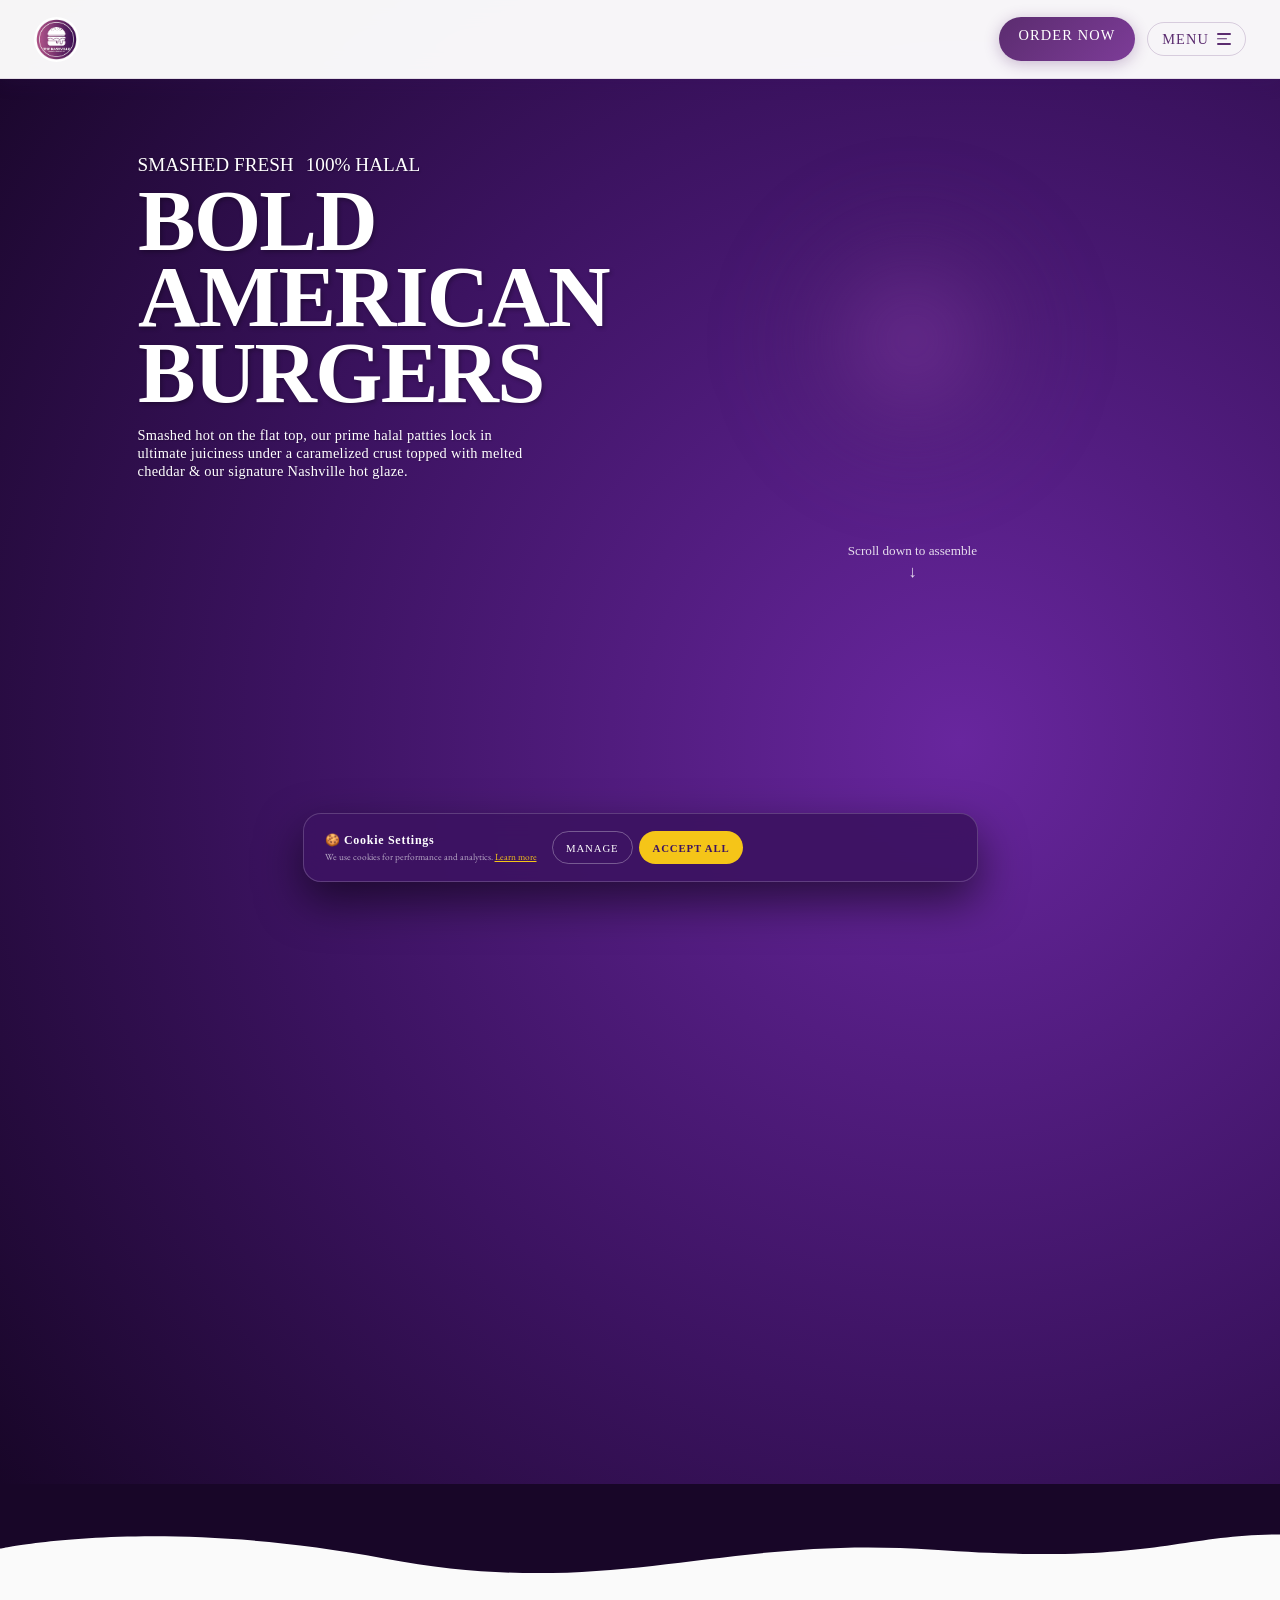
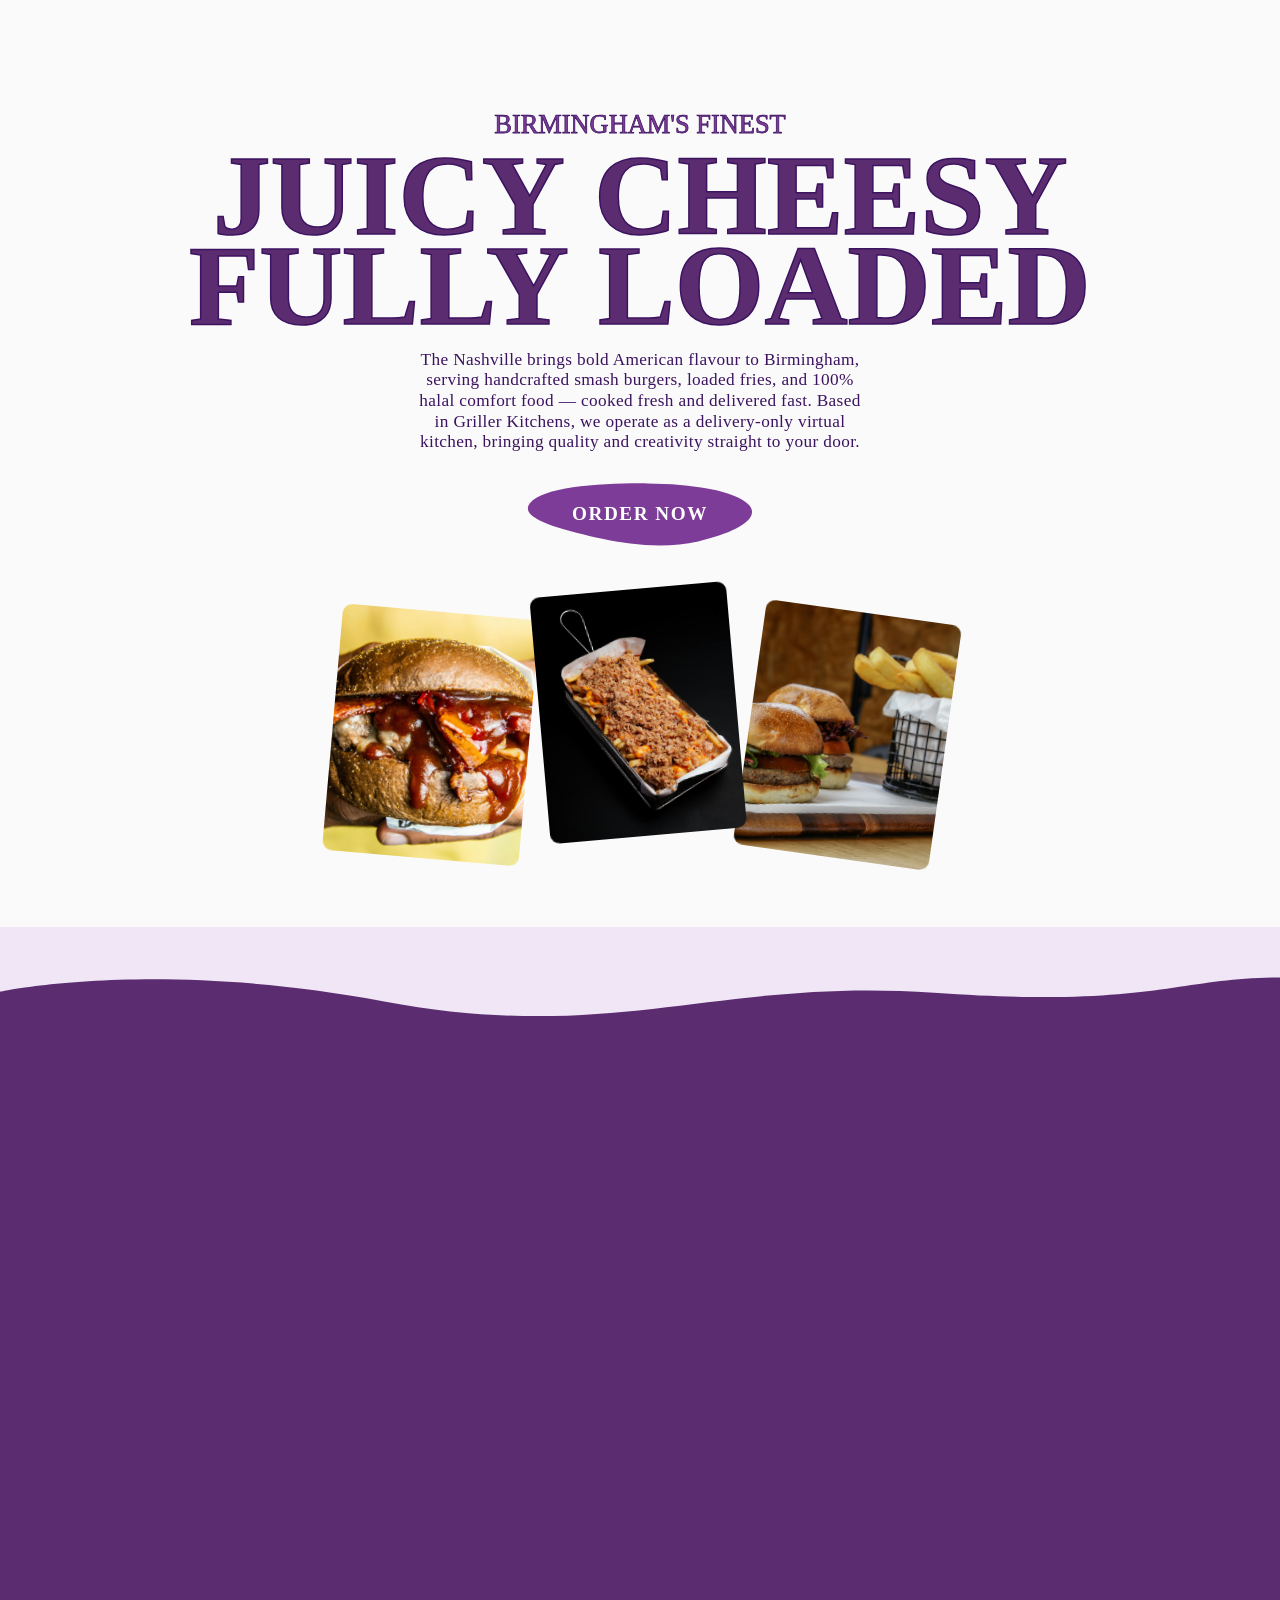
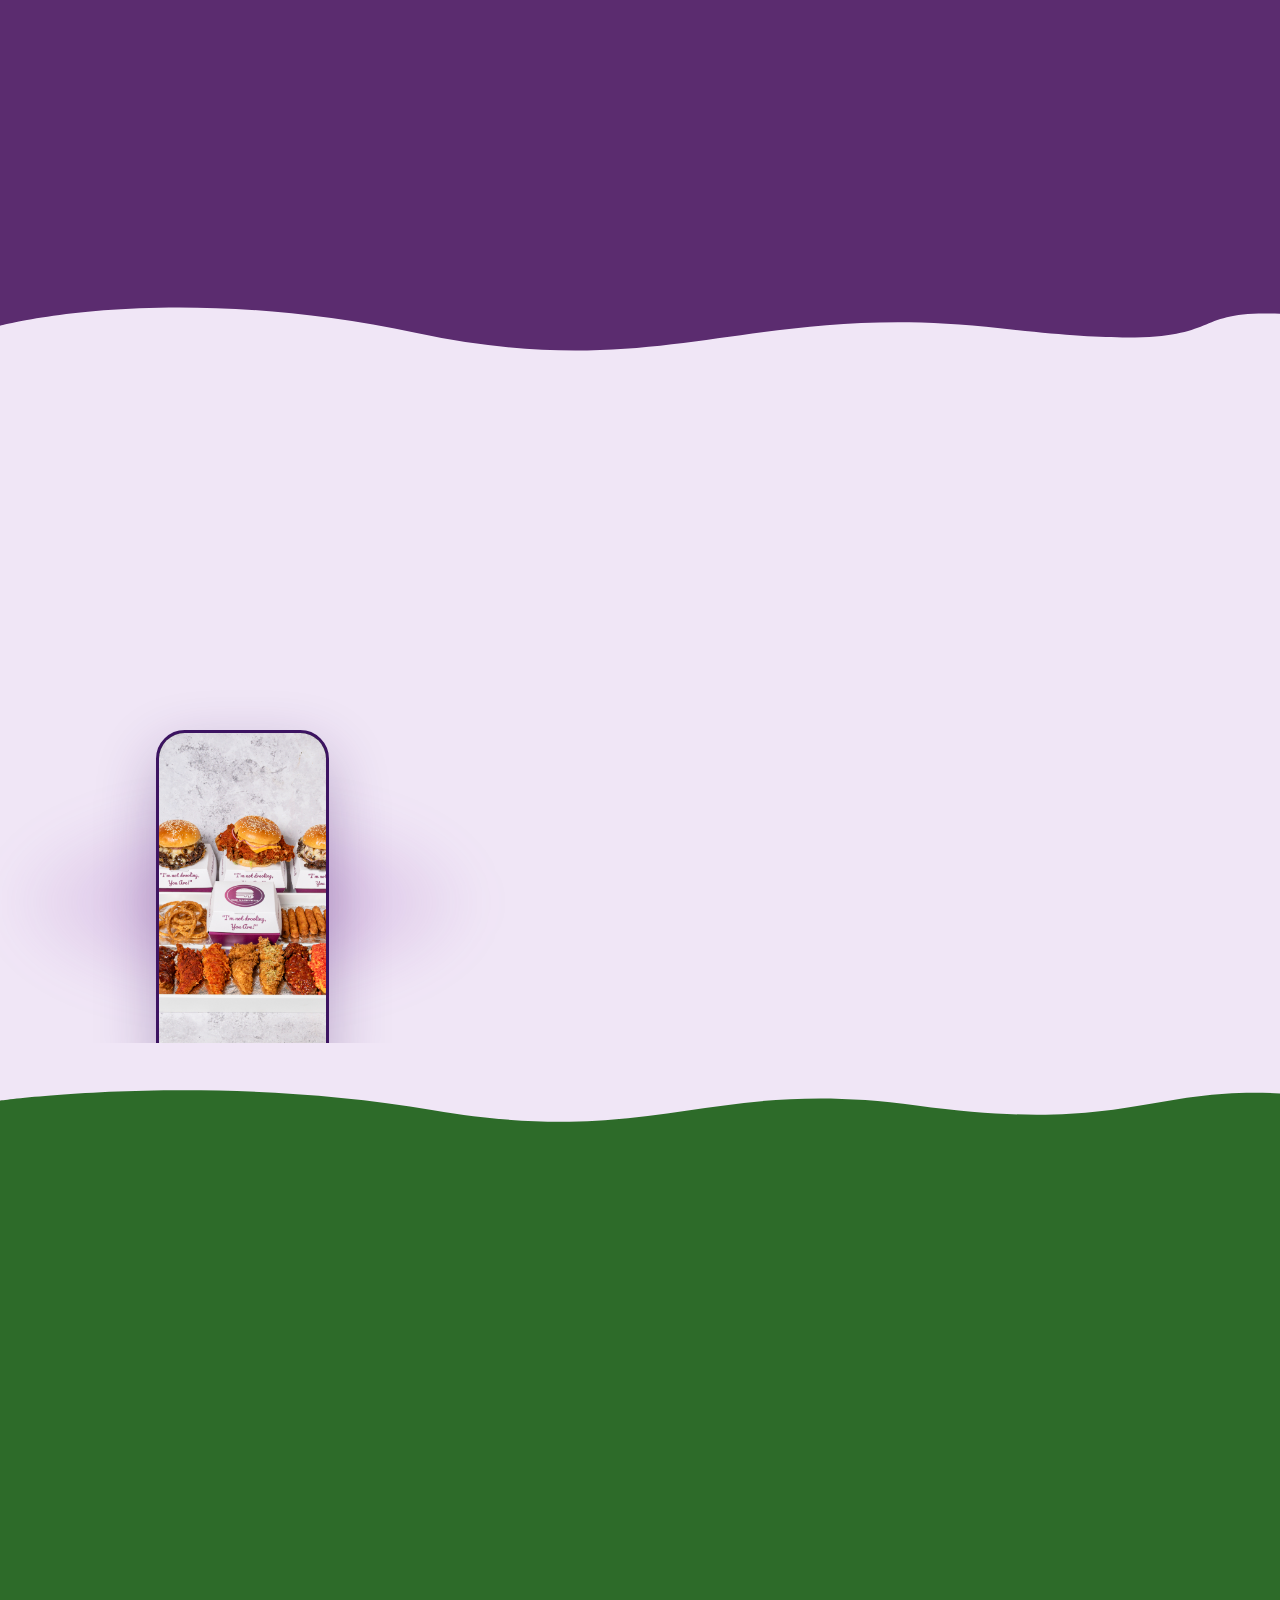
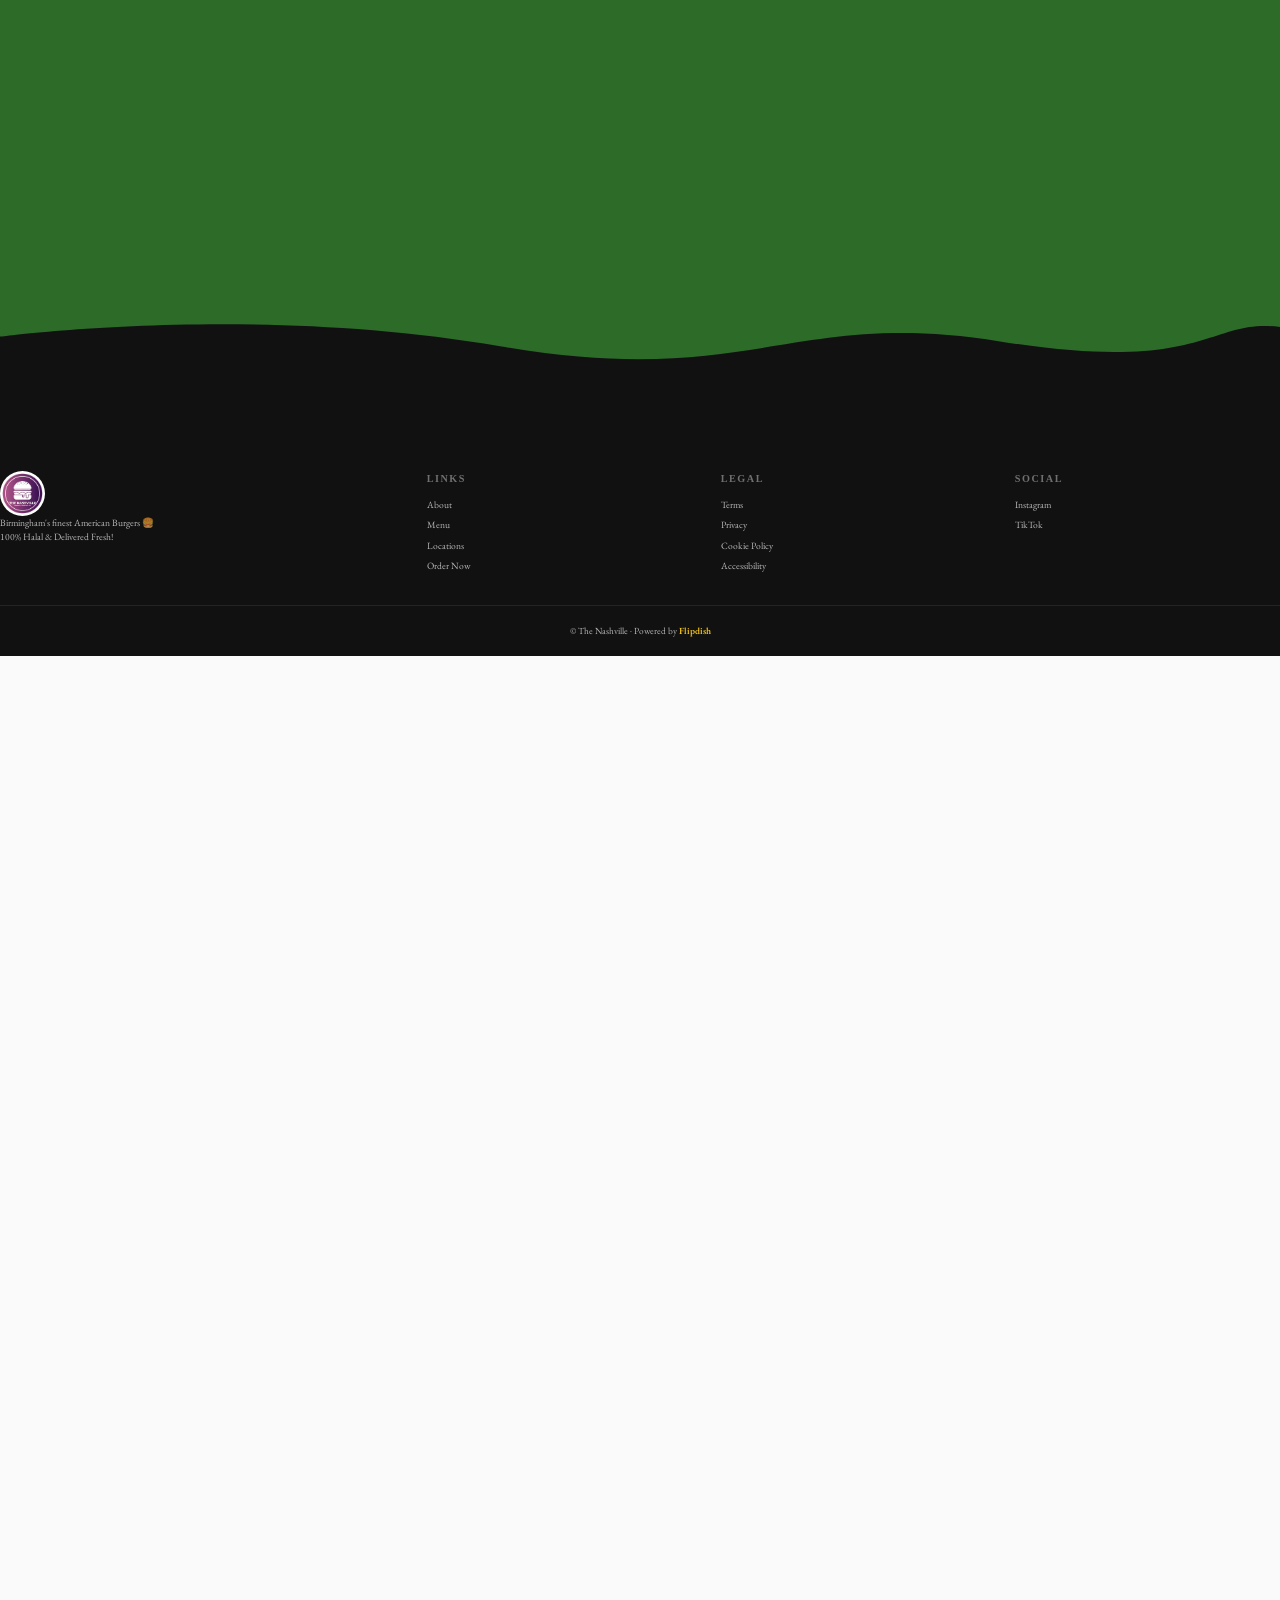
<file: index.html>
<!DOCTYPE html>
<html lang="en">

<head>
  <meta charset="UTF-8" />
  <meta name="viewport" content="width=device-width, initial-scale=1.0" />
  <title>THE NASHVILLE | Bold American Burgers</title>
  <meta name="description"
    content="Birmingham's finest American Burgers spot 🍔 100% Halal & Delivered Fresh! Handcrafted smash burgers, loaded fries, and halal comfort food." />
  <link rel="preconnect" href="https://fonts.googleapis.com" />
  <link rel="preconnect" href="https://fonts.gstatic.com" crossorigin />
  <link
    href="https://fonts.googleapis.com/css2?family=EB+Garamond:ital,wght@0,400;0,500;0,600;0,700;0,800;1,400;1,500&family=Modak&family=Mouse+Memoirs&display=swap"
    rel="stylesheet" />
  <link rel="stylesheet" href="styles.css" />
</head>

<body>

  <!-- ══════ LOADING SCREEN ══════ -->
  <div class="loader" id="loader">
    <div class="loader-content">
      <img src="images/official_fudge_shake.png" alt="The Nashville Logo" style="height: 100px; width: 100px; border-radius: 50%; margin: 0 auto 16px; display: block;" />
      <h2 class="loader-title">THE NASHVILLE</h2>
      <p class="loader-sub">Where every burger has a tale...</p>
      <div class="loader-bar">
        <div class="loader-fill" id="loaderFill"></div>
      </div>
    </div>
  </div>

  <!-- ══════ NAVBAR ══════ -->
  <nav class="navbar" id="navbar">
    <a href="#" class="nav-logo"><img src="images/official_fudge_shake.png" alt="The Nashville" class="nav-logo-img" /></a>
    <div class="nav-right">
      <a href="order.html" class="nav-cta">
        <span class="flip-wrap"><span class="flip-t">Order Now</span><span class="flip-b" aria-hidden="true">Order
            Now</span></span>
      </a>
      <button class="nav-menu-btn" id="menuBtn" aria-label="Toggle menu" aria-expanded="false">
        <span class="flip-wrap"><span class="flip-t">Menu</span><span class="flip-b"
            aria-hidden="true">Menu</span></span>
        <div class="ham"><span></span><span></span><span></span></div>
      </button>
    </div>
    <div class="nav-dropdown" id="navDropdown" role="menu">
      <a role="menuitem" href="#about">About</a>
      <a role="menuitem" href="#menu-section">Our Menu</a>
      <a role="menuitem" href="#experience">Experience</a>
      <a role="menuitem" href="#locations">Locations</a>
      <a role="menuitem" href="order.html">Order Online</a>
      <div class="dd-foot">
        <p>100% Halal • Birmingham, UK</p>
      </div>
    </div>
  </nav>

  <!-- ══════ HERO — SCROLL FLOW & TEXT SPLIT ══════ -->
  <section class="hero" id="hero">
    <div class="hero-sticky-stage">
      <!-- LEFT / TOP: DEDICATED TEXT BLOCK -->
      <div class="hero-text-block">
        <div class="hero-badges-top">
          <span class="hero-badge-inline badge-l" data-anim="pop">SMASHED FRESH</span>
          <span class="hero-badge-inline badge-r" data-anim="pop">100% HALAL</span>
        </div>
        <h1 class="hero-heading">
          <span class="hw" data-anim="pop">BOLD</span>
          <span class="hw" data-anim="pop">AMERICAN</span>
          <span class="hw" data-anim="pop">BURGERS</span>
        </h1>
        <div class="hero-desc-main" data-anim="fade">
          <p>Smashed hot on the flat top, our prime halal patties lock in ultimate juiciness under a caramelized crust
            topped with melted cheddar & our signature Nashville hot glaze.</p>
        </div>
        <div class="hero-actions" data-anim="fade">
          <a href="order.html" class="hero-cta-btn">Order Online Now</a>
          <a href="#menu-section" class="hero-menu-link">Explore Menu →</a>
        </div>
      </div>

      <!-- RIGHT / BOTTOM: DEDICATED FLOW CANVAS STAGE -->
      <div class="hero-flow-stage" id="heroFlowStage">
        <div class="flow-canvas-wrap">
          <canvas id="flowCanvas" width="900" height="900"
            aria-label="Burger scroll flow background animation"></canvas>
          <div class="flow-glow"></div>
        </div>
        <div class="scroll-hint">
          <span>Scroll down to assemble</span>
          <div class="scroll-arrow">↓</div>
        </div>
      </div>
    </div>

  </section>

  <!-- ══════ WAVE → ABOUT ══════ -->
  <div class="wave wave-about">
    <svg viewBox="0 0 1536 300" fill="none" preserveAspectRatio="none">
      <path d="M1536,0 H0 V135 S184,65 461,155 S860,105 1121,137 S1413,105 1536,105 V0" fill="#180628" />
    </svg>
  </div>

  <!-- ══════ ABOUT ══════ -->
  <section class="about" id="about">
    <div class="about-text">
      <p class="about-eyebrow" data-anim="pop">BIRMINGHAM'S FINEST</p>
      <h2 class="about-heading" data-anim="pop">
        <span>JUICY</span> <span>CHEESY</span> <span>FULLY</span> <span>LOADED</span>
      </h2>
      <p class="about-desc" data-anim="fade">
        The Nashville brings bold American flavour to Birmingham, serving handcrafted smash burgers,
        loaded fries, and 100% halal comfort food — cooked fresh and delivered fast. Based in Griller
        Kitchens, we operate as a delivery-only virtual kitchen, bringing quality and creativity
        straight to your door.
      </p>
    </div>
    <div class="blob-btn-wrap" data-anim="pop">
      <a href="order.html" class="blob-btn">
        <svg viewBox="-10 -10 602 475" preserveAspectRatio="none" class="blob-svg">
          <path
            d="M310.777 0.204C424.154 2.918 540.733 50.974 574.176 159.34C606.479 264.014 533.962 366 442.064 425.623C364.995 475.626 270.863 455.893 193.524 406.309C93.831 342.395-27.361 259.503 5.489 145.729C40.062 25.986 186.179-2.778 310.777 0.204Z" />
        </svg>
        <span class="blob-text">Order Now</span>
      </a>
    </div>
    <div class="photo-grid">
      <div class="photo-card pc1" data-anim="tilt"><img src="images/official_hot_wings.jpg"
          alt="Juicy double smash burger" /></div>
      <div class="photo-card pc2" data-anim="tilt"><img src="images/official_ultimate_box.jpg"
          alt="Nashville hot loaded fries box" /></div>
      <div class="photo-card pc3" data-anim="tilt"><img src="images/official_double_smash.jpg"
          alt="Classic Halal Double Smash on board" /></div>
    </div>
  </section>

  <!-- ══════ WAVE → PURPLE ══════ -->
  <div class="wave wave-purple">
    <svg viewBox="0 0 1536 300" fill="none" preserveAspectRatio="none">
      <path d="M1536,0 H0 V135 S184,65 461,155 S860,105 1121,137 S1413,105 1536,105 V0" fill="#f0e6f6" />
    </svg>
  </div>



  <!-- ══════ MENU ══════ -->
  <section class="menu-sec" id="menu-section">
    <div class="container">
      <div class="sec-header">
        <p class="sec-eye" data-anim="pop">OUR SIGNATURE</p>
        <h2 class="sec-h" data-anim="pop"><span>THE</span> <span>MENU</span></h2>
      </div>
      <div class="menu-cards">
        <div class="mc" data-anim="pop">
          <div class="mc-img"><img src="images/official_hot_wings.jpg" alt="Smash Burgers" /></div>
          <div class="mc-body">
            <h3>Smash Burgers</h3>
            <p>Handcrafted, crispy-edged patties with premium toppings on brioche buns</p><span class="mc-price">From
              £6.99</span>
          </div>
        </div>
        <div class="mc" data-anim="pop">
          <div class="mc-img"><img src="images/official_ultimate_box.jpg" alt="Loaded Fries" /></div>
          <div class="mc-body">
            <h3>Loaded Fries</h3>
            <p>Crispy fries smothered in cheese, sauces &amp; your choice of toppings</p><span class="mc-price">From
              £4.99</span>
          </div>
        </div>
        <div class="mc" data-anim="pop">
          <div class="mc-img"><img src="images/official_bacon_fries.jpg" alt="Hot Wings" /></div>
          <div class="mc-body">
            <h3>Hot Wings</h3>
            <p>Crispy wings glazed with our signature Nashville hot sauce</p><span class="mc-price">From £5.99</span>
          </div>
        </div>
        <div class="mc" data-anim="pop">
          <div class="mc-img"><img src="images/official_hero_smash.jpg" alt="Combo Meals" /></div>
          <div class="mc-body">
            <h3>Combo Meals</h3>
            <p>Burger, fries &amp; drink — the complete Nashville experience</p><span class="mc-price">From £9.99</span>
          </div>
        </div>
      </div>
      <div class="menu-cta" data-anim="pop">
        <a href="order.html" class="blob-btn blob-light">
          <svg viewBox="-10 -10 602 475" preserveAspectRatio="none" class="blob-svg">
            <path
              d="M310.777 0.204C424.154 2.918 540.733 50.974 574.176 159.34C606.479 264.014 533.962 366 442.064 425.623C364.995 475.626 270.863 455.893 193.524 406.309C93.831 342.395-27.361 259.503 5.489 145.729C40.062 25.986 186.179-2.778 310.777 0.204Z" />
          </svg>
          <span class="blob-text">View Full Menu</span>
        </a>
      </div>
    </div>
  </section>

  <!-- ══════ WAVE → LIGHT PURPLE ══════ -->
  <div class="wave wave-light">
    <svg viewBox="0 0 1536 300" fill="none" preserveAspectRatio="none">
      <path d="M1536,0 H0 V135 S200,40 500,150 S900,80 1200,140 S1400,100 1536,110 V0" fill="#5b2c6f" />
    </svg>
  </div>

  <!-- ══════ EXPERIENCE ══════ -->
  <section class="exp-sec" id="experience">
    <div class="container">
      <div class="sec-header">
        <p class="sec-eye sec-eye-light" data-anim="pop">A NEW WAY TO</p>
        <h2 class="sec-h sec-h-light" data-anim="pop"><span>EXPERIENCE</span> <span>FOOD</span></h2>
      </div>
      <div class="exp-layout">
        <div class="exp-phone" data-anim="float">
          <div class="phone-frame"><img src="images/official_hero_smash.jpg" alt="The Nashville app" /></div>
          <div class="phone-glow"></div>
        </div>
        <div class="exp-content">
          <p class="exp-desc" data-anim="fade">Download our app and open up a new world of food at your fingertips.
            Discover the menu, place orders quickly, and stay close to your next favourite meal.</p>
          <div class="exp-stats" data-anim="pop">
            <div class="stat"><span class="stat-n">10-20</span><span class="stat-l">Min Delivery</span></div>
            <div class="stat"><span class="stat-n">100%</span><span class="stat-l">Halal Certified</span></div>
            <div class="stat"><span class="stat-n">4.8★</span><span class="stat-l">Customer Rating</span></div>
          </div>
          <div class="exp-apps" data-anim="pop">
            <a href="https://play.google.com/store/apps/details?id=ie.flipdish.br11619" class="app-btn">
              <svg width="24" height="24" viewBox="0 0 24 24" fill="currentColor">
                <path
                  d="M3.609 1.814L13.792 12 3.61 22.186a.996.996 0 0 1-.61-.92V2.734a1 1 0 0 1 .609-.92zm10.89 10.893l2.302 2.302-10.937 6.333 8.635-8.635zm3.199-3.2l2.302 2.302a1 1 0 0 1 0 1.382l-2.302 2.302L15.396 13l2.302-2.493zM5.864 2.658L16.8 9.004l-2.302 2.302L5.864 2.658z" />
              </svg>
              <div><small>GET IT ON</small><span>Google Play</span></div>
            </a>
            <a href="#" class="app-btn">
              <svg width="24" height="24" viewBox="0 0 24 24" fill="currentColor">
                <path
                  d="M18.71 19.5c-.83 1.24-1.71 2.45-3.05 2.47-1.34.03-1.77-.79-3.29-.79-1.53 0-2 .77-3.27.82-1.31.05-2.3-1.32-3.14-2.53C4.25 17 2.94 12.45 4.7 9.39c.87-1.52 2.43-2.48 4.12-2.51 1.28-.02 2.5.87 3.29.87.78 0 2.26-1.07 3.8-.91.65.03 2.47.26 3.64 1.98-.09.06-2.17 1.28-2.15 3.81.03 3.02 2.65 4.03 2.68 4.04-.03.07-.42 1.44-1.38 2.83M13 3.5c.73-.83 1.94-1.46 2.94-1.5.13 1.17-.34 2.35-1.04 3.19-.69.85-1.83 1.51-2.95 1.42-.15-1.15.41-2.35 1.05-3.11z" />
              </svg>
              <div><small>Download on the</small><span>App Store</span></div>
            </a>
          </div>
        </div>
      </div>
    </div>
  </section>

  <!-- ══════ WAVE → GREEN ══════ -->
  <div class="wave wave-green">
    <svg viewBox="0 0 1536 300" fill="none" preserveAspectRatio="none">
      <path d="M1536,0 H0 V120 S250,60 520,140 S850,70 1100,130 S1380,90 1536,105 V0" fill="#f0e6f6" />
    </svg>
  </div>

  <!-- ══════ LOCATIONS ══════ -->
  <section class="loc-sec" id="locations">
    <div class="container">
      <div class="sec-header">
        <p class="sec-eye sec-eye-green" data-anim="pop">FIND US</p>
        <h2 class="sec-h sec-h-green" data-anim="pop"><span>OUR</span> <span>LOCATION</span></h2>
      </div>
      <div class="loc-layout" data-anim="pop">
        <div class="loc-card">
          <div class="loc-icon">
            <svg width="32" height="32" viewBox="0 0 24 24" fill="none" stroke="currentColor" stroke-width="2">
              <path d="M21 10c0 7-9 13-9 13s-9-6-9-13a9 9 0 0 1 18 0z" />
              <circle cx="12" cy="10" r="3" />
            </svg>
          </div>
          <h3>The Nashville</h3>
          <p class="la">Kitchen 1, Griller Kitchens</p>
          <p class="la">13 Miller Street, Birmingham B6 4NG</p>
          <a href="tel:+441218271889" class="lp">📞 +44 121 827 1889</a>
          <div class="loc-hours">
            <h4>⏰ Collection Hours</h4>
            <div class="hr"><span>Monday – Thursday</span><span>12PM – 1AM</span></div>
            <div class="hr"><span>Friday – Saturday</span><span>12PM – 2AM</span></div>
            <div class="hr"><span>Sunday</span><span>12PM – 1AM</span></div>
          </div>
          <div class="loc-btns">
            <a href="https://www.thenashville.uk.com/contact" class="lb lb-pri">Contact Us</a>
            <a href="https://www.google.com/maps/dir/?api=1&destination=The%20Nashville,%20Kitchen%201,%20Griller%20Kitchens%2013%20Miller%20Street,%20Birmingham%20B6%204NG"
              class="lb lb-sec">Get Directions ↗</a>
          </div>
        </div>
        <div class="loc-map">
          <iframe
            src="https://www.google.com/maps/embed?pb=!1m18!1m12!1m3!1d2430.0!2d-1.8946!3d52.4862!2m3!1f0!2f0!3f0!3m2!1i1024!2i768!4f13.1!3m3!1m2!1s0x0%3A0x0!2zNTLCsDI5JzEwLjMiTiAxwrA1Myc0MC42Ilc!5e0!3m2!1sen!2suk!4v1"
            width="100%" height="100%" style="border:0;border-radius:24px;" allowfullscreen loading="lazy"
            title="Map"></iframe>
        </div>
      </div>
    </div>
  </section>

  <!-- ══════ FOOTER ══════ -->
  <footer class="footer">
    <div class="wave wave-dark">
      <svg viewBox="0 0 1536 300" fill="none" preserveAspectRatio="none">
        <path d="M1536,0 H0 V120 S300,50 600,140 S950,60 1200,130 S1450,80 1536,100 V0" fill="#2d6b29" />
      </svg>
    </div>
    <div class="footer-inner container">
      <div class="f-brand"><img src="images/official_fudge_shake.png" alt="The Nashville" class="f-logo-img" style="height: 60px; border-radius: 50%;" />
        <p>Birmingham's finest American Burgers 🍔<br />100% Halal & Delivered Fresh!</p>
      </div>
      <div class="f-col">
        <h4>Links</h4><a href="#about">About</a><a href="#menu-section">Menu</a><a href="#locations">Locations</a><a
          href="order.html">Order Now</a>
      </div>
      <div class="f-col">
        <h4>Legal</h4><a href="https://www.thenashville.uk.com/terms">Terms</a><a
          href="https://www.thenashville.uk.com/privacy">Privacy</a><a
          href="https://www.thenashville.uk.com/cookiepolicy">Cookie Policy</a><a
          href="https://www.flipdish.com/ie/accessibility-statement">Accessibility</a>
      </div>
      <div class="f-col">
        <h4>Social</h4><a href="https://www.instagram.com/thenashville.co/" target="_blank"
          rel="noopener">Instagram</a><a href="https://www.tiktok.com/@thenashville.co" target="_blank"
          rel="noopener">TikTok</a>
      </div>
    </div>
    <div class="f-bottom container">
      <p>© The Nashville · Powered by <a href="https://www.flipdish.com/" target="_blank" rel="noopener">Flipdish</a>
      </p>
    </div>
  </footer>

  <!-- ══════ COOKIE ══════ -->
  <div class="cookie" id="cookieBanner">
    <div class="cookie-t"><strong>🍪 Cookie Settings</strong>
      <p>We use cookies for performance and analytics. <a href="https://www.thenashville.uk.com/cookiepolicy">Learn
          more</a></p>
    </div>
    <div class="cookie-b">
      <a href="https://www.thenashville.uk.com/cookiepolicy" class="cb-manage">Manage</a>
      <button class="cb-accept" id="acceptCookies">Accept All</button>
    </div>
  </div>

  <script src="script.js"></script>
</body>

</html>
</file>
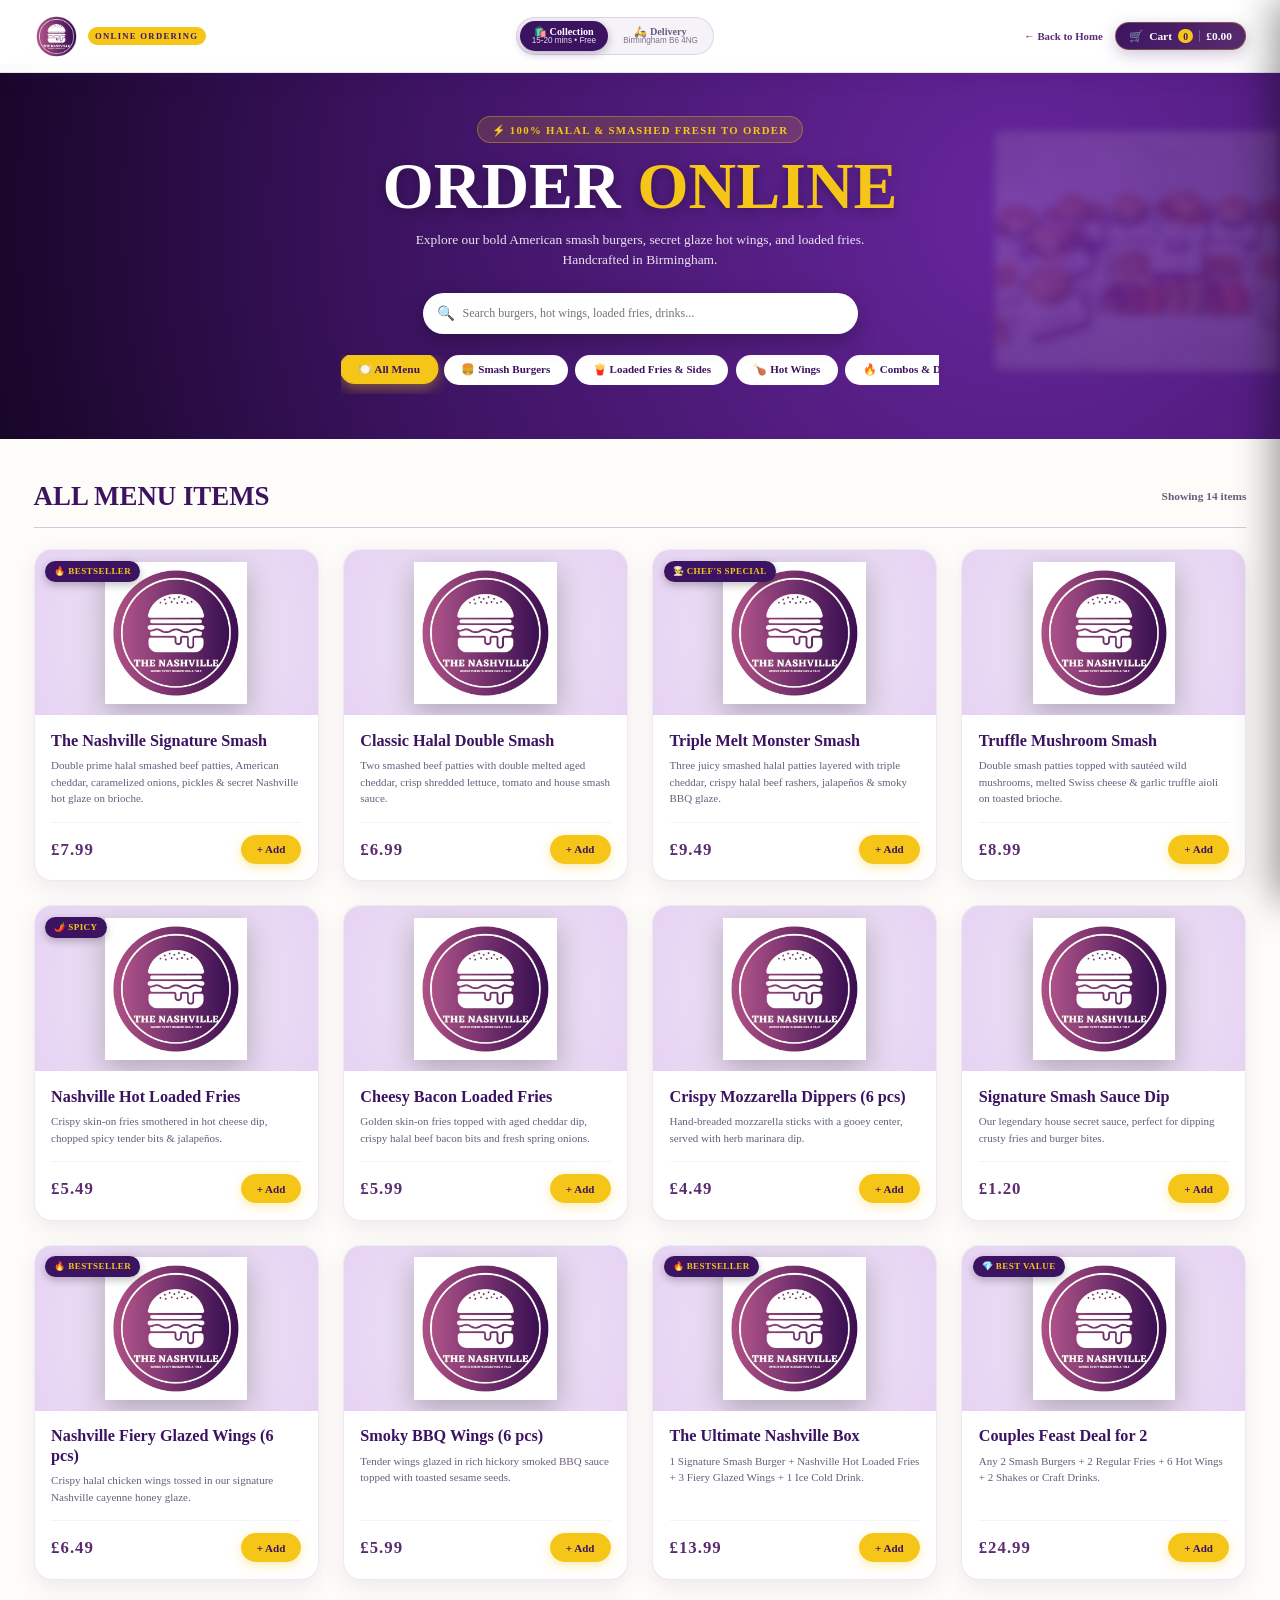
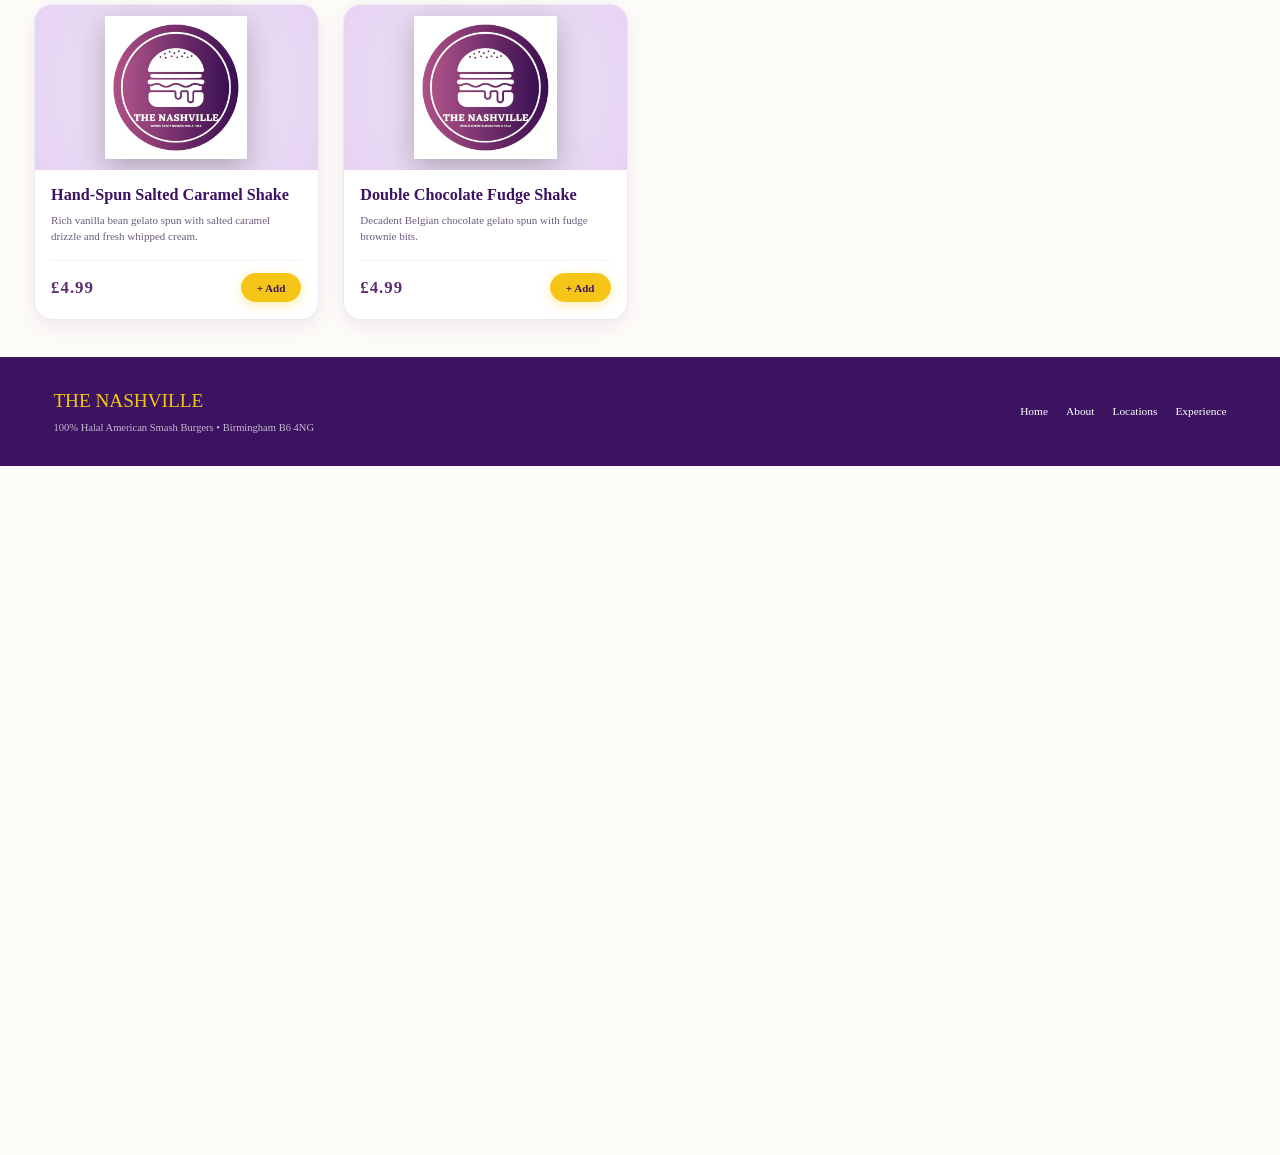
<file: order.html>
<!DOCTYPE html>
<html lang="en">

<head>
  <meta charset="UTF-8" />
  <meta name="viewport" content="width=device-width, initial-scale=1.0" />
  <title>Order Online — THE NASHVILLE | Bold American Burgers</title>
  <meta
    name="description" "Order Birmingham's finest 100% Halal American Smash Burgers, Nashville Hot Wings & Loaded Fries online for fast delivery or collection." />
  <link rel="preconnect" href="https://fonts.googleapis.com" />
  <link rel="preconnect" href="https://fonts.gstatic.com" crossorigin />
  <link
    href="https://fonts.googleapis.com/css2?family=Cinzel:wght@600;700;800;900&family=Plus+Jakarta+Sans:ital,wght@0,400;0,500;0,600;0,700;0,800;1,400&family=Playfair+Display:ital,wght@0,700;0,800;1,700&display=swap"
    rel="stylesheet" />
  <link rel="stylesheet" href="styles.css" />
  <link rel="stylesheet" href="order.css" />
</head>

<body class="order-page">

  <!-- ══════ CONSTANT WHITE NAVBAR ══════ -->
  <nav class="navbar constant-white" id="navbar">
    <div class="nav-left">
      <a href="index.html" class="nav-logo"><img src="images/official_fudge_shake.png" alt="The Nashville" class="nav-logo-img" style="height: clamp(40px, 6vw, 60px); border-radius: 50%; display: block;" /></a>
      <span class="nav-tagline">ONLINE ORDERING</span>
    </div>
    <div class="nav-center">
      <div class="order-type-switch" id="orderTypeSwitch">
        <button class="ots-btn active" data-type="collection">
          <span>🛍️ Collection</span>
          <small>15-20 mins • Free</small>
        </button>
        <button class="ots-btn" data-type="delivery">
          <span>🛵 Delivery</span>
          <small>Birmingham B6 4NG</small>
        </button>
      </div>
    </div>
    <div class="nav-right">
      <a href="index.html" class="nav-link-btn">← Back to Home</a>
      <button class="cart-nav-btn" id="openCartBtn" aria-label="View Shopping Cart">
        <span class="cart-icon">🛒</span>
        <span class="cart-label">Cart</span>
        <span class="cart-badge" id="cartCount">0</span>
        <span class="cart-total" id="cartTotalNav">£0.00</span>
      </button>
    </div>
  </nav>

  <!-- ══════ ORDER HERO HEADER ══════ -->
  <header class="order-hero">
    <div class="order-hero-bg"></div>
    <div class="container order-hero-content">
      <div class="oh-badge">⚡ 100% HALAL & SMASHED FRESH TO ORDER</div>
      <h1 class="oh-title">ORDER <span>ONLINE</span></h1>
      <p class="oh-sub">Explore our bold American smash burgers, secret glaze hot wings, and loaded fries. Handcrafted
        in Birmingham.</p>

      <!-- Search & Filters -->
      <div class="order-controls">
        <div class="search-box">
          <span class="search-icon">🔍</span>
          <input type="text" id="menuSearch" placeholder="Search burgers, hot wings, loaded fries, drinks..."
            autocomplete="off" />
          <button class="clear-search hidden" id="clearSearchBtn" aria-label="Clear search">✕</button>
        </div>
      </div>

      <!-- Category Filter Pills -->
      <div class="category-pills" id="categoryPills">
        <button class="cat-pill active" data-category="all">🍽️ All Menu</button>
        <button class="cat-pill" data-category="burgers">🍔 Smash Burgers</button>
        <button class="cat-pill" data-category="sides">🍟 Loaded Fries & Sides</button>
        <button class="cat-pill" data-category="wings">🍗 Hot Wings</button>
        <button class="cat-pill" data-category="combos">🔥 Combos & Deals</button>
        <button class="cat-pill" data-category="drinks">🥤 Drinks & Shakes</button>
      </div>
    </div>
  </header>

  <!-- ══════ MENU GRID SECTION ══════ -->
  <main class="order-main container">
    <div class="menu-status-bar">
      <h2 class="active-category-title" id="categoryTitle">All Menu Items</h2>
      <span class="items-count" id="itemsCountShowing">Showing 13 items</span>
    </div>

    <!-- Grid Container where cards are dynamically rendered -->
    <div class="menu-grid" id="menuGrid"></div>

    <!-- Empty state for search -->
    <div class="no-results hidden" id="noResults">
      <div class="nr-icon">🍔</div>
      <h3>No delicious matches found</h3>
      <p>We couldn't find any menu items matching your search. Try searching for "Smash", "Wings", or "Fries".</p>
      <button class="reset-btn" id="resetSearchBtn">Show All Menu</button>
    </div>
  </main>

  <!-- ══════ SLIDE-OUT CART DRAWER ══════ -->
  <div class="cart-overlay" id="cartOverlay"></div>
  <aside class="cart-drawer" id="cartDrawer" aria-label="Shopping Cart Drawer">
    <div class="cd-header">
      <div class="cd-title">
        <span>🛒 Your Order</span>
        <span class="cd-badge" id="cdItemCount">0 items</span>
      </div>
      <button class="cd-close-btn" id="closeCartBtn" aria-label="Close Cart">✕</button>
    </div>

    <!-- Order Type Notice in Cart -->
    <div class="cd-order-notice" id="cdOrderNotice">
      <span class="cd-notice-icon">🛍️</span>
      <div class="cd-notice-text">
        <strong>Collection Order</strong>
        <small>Pickup at Griller Kitchens, 11E-11F, B6 4NG (15-20 mins)</small>
      </div>
    </div>

    <!-- Cart Items List -->
    <div class="cd-body" id="cdItemsList">
      <!-- Empty Cart State -->
      <div class="cart-empty" id="cartEmptyState">
        <div class="ce-icon">🛍️</div>
        <h3>Your bag is hungry!</h3>
        <p>You haven't added any juicy American smash burgers or crispy loaded fries yet.</p>
        <button class="ce-browse-btn" id="startOrderingBtn">Browse Menu</button>
      </div>
    </div>

    <!-- Promo Code Section -->
    <div class="cd-promo" id="cdPromoBox">
      <div class="promo-input-group">
        <input type="text" id="promoCodeInput" placeholder="Promo code (e.g. NASHVILLE10)" />
        <button class="promo-apply-btn" id="applyPromoBtn">Apply</button>
      </div>
      <div class="promo-message hidden" id="promoMessage"></div>
    </div>

    <!-- Cart Summary Footer -->
    <div class="cd-footer">
      <div class="summary-line">
        <span>Subtotal</span>
        <span id="summarySubtotal">£0.00</span>
      </div>
      <div class="summary-line" id="deliveryFeeLine">
        <span>Collection / Delivery</span>
        <span id="summaryDelivery">FREE</span>
      </div>
      <div class="summary-line discount-line hidden" id="discountLine">
        <span>Discount (10% OFF)</span>
        <span id="summaryDiscount">-£0.00</span>
      </div>
      <div class="summary-line total-line">
        <span>Total to Pay</span>
        <span id="summaryTotal">£0.00</span>
      </div>

      <button class="checkout-btn" id="checkoutBtn" disabled>
        <span>Proceed to Checkout</span>
        <span class="checkout-arrow">→</span>
      </button>
    </div>
  </aside>

  <!-- ══════ CHECKOUT & ORDER SUCCESS MODAL ══════ -->
  <div class="modal-overlay" id="checkoutModalOverlay">
    <div class="checkout-modal" id="checkoutModal">
      <!-- Step 1: Customer Details -->
      <div class="cm-step" id="stepCustomerDetails">
        <div class="cm-header">
          <h3>Complete Your Order</h3>
          <button class="cm-close" id="closeModalBtn">✕</button>
        </div>
        <form id="checkoutForm" class="cm-form" onsubmit="return false;">
          <div class="form-row">
            <div class="form-group">
              <label for="custName">Full Name *</label>
              <input type="text" id="custName" placeholder="e.g. Saketh " required />
            </div>
            <div class="form-group">
              <label for="custPhone">Phone Number *</label>
              <input type="tel" id="custPhone" placeholder="07123 456789" required />
            </div>
          </div>
          <div class="form-group">
            <label for="custEmail">Email Address *</label>
            <input type="email" id="custEmail" placeholder="saketh@example.com" required />
          </div>
          <div class="form-group hidden" id="deliveryAddressGroup">
            <label for="custAddress">Delivery Address (within 3 miles of B6 4NG) *</label>
            <textarea id="custAddress" rows="2" placeholder="Street name, house number, postcode..."></textarea>
          </div>
          <div class="form-group">
            <label for="orderNotes">Kitchen Notes (Optional)</label>
            <input type="text" id="orderNotes" placeholder="e.g. Extra smash glaze, no pickles, extra napkins..." />
          </div>

          <div class="payment-method-select">
            <label>Select Payment Method</label>
            <div class="payment-options">
              <label class="pay-option active">
                <input type="radio" name="payMethod" value="card" checked />
                <span>💳 Card / Apple Pay online</span>
              </label>
              <label class="pay-option">
                <input type="radio" name="payMethod" value="cash" />
                <span>💵 Pay on Collection/Delivery</span>
              </label>
            </div>
          </div>

          <div class="cm-actions">
            <button type="submit" class="place-order-btn" id="placeOrderSubmitBtn">
              <span>Place Order • <strong id="modalPayTotal">£0.00</strong></span>
            </button>
          </div>
        </form>
      </div>

      <!-- Step 2: Order Placed Live Tracker -->
      <div class="cm-step hidden" id="stepOrderSuccess">
        <div class="success-header">
          <div class="success-icon-anim">🎉</div>
          <h2>Order Confirmed!</h2>
          <p class="order-id-label">Order #<strong id="liveOrderId">NSH-8492</strong></p>
        </div>

        <div class="tracker-box">
          <div class="tracker-status-text" id="trackerStatusTitle">✅ Order Received by Kitchen</div>
          <p class="tracker-sub" id="trackerStatusSub">We are preparing your fresh halal patties right now.</p>

          <div class="progress-bar-wrap">
            <div class="progress-bar-fill" id="trackerProgressBar"></div>
          </div>

          <div class="tracker-steps">
            <div class="t-step active" id="ts1">
              <span class="ts-icon">📝</span>
              <span class="ts-lbl">Received</span>
            </div>
            <div class="t-step" id="ts2">
              <span class="ts-icon">🍳</span>
              <span class="ts-lbl">Smashing</span>
            </div>
            <div class="t-step" id="ts3">
              <span class="ts-icon">🔥</span>
              <span class="ts-lbl">Glazing</span>
            </div>
            <div class="t-step" id="ts4">
              <span class="ts-icon">📦</span>
              <span class="ts-lbl" id="tsFinalLabel">Ready</span>
            </div>
          </div>
        </div>

        <div class="order-receipt-summary" id="receiptSummaryBox">
          <!-- Populated by JS -->
        </div>

        <div class="success-actions">
          <button class="continue-btn" id="backToMenuSuccessBtn">Order More / Back to Menu</button>
          <a href="index.html" class="home-return-link">Return to Homepage →</a>
        </div>
      </div>
    </div>
  </div>

  <!-- Mobile Floating Cart Bar -->
  <div class="mobile-cart-bar hidden" id="mobileCartBar">
    <div class="mcb-info">
      <span class="mcb-count" id="mcbCount">0 items</span>
      <span class="mcb-total" id="mcbTotal">£0.00</span>
    </div>
    <button class="mcb-btn" id="mcbOpenBtn">View Order 🛒</button>
  </div>

  <!-- Toast Notification -->
  <div class="toast-popup hidden" id="toastPopup">
    <span class="toast-icon" id="toastIcon">🍔</span>
    <span class="toast-text" id="toastText">Added to cart!</span>
  </div>

  <!-- ══════ FOOTER ══════ -->
  <footer class="order-footer">
    <div class="container order-footer-inner">
      <div class="of-brand">
        <span class="of-logo">THE NASHVILLE</span>
        <p>100% Halal American Smash Burgers • Birmingham B6 4NG</p>
      </div>
      <div class="of-links">
        <a href="index.html">Home</a>
        <a href="index.html#about">About</a>
        <a href="index.html#locations">Locations</a>
        <a href="index.html#experience">Experience</a>
      </div>
    </div>
  </footer>

  <script src="order.js"></script>
</body>

</html>
</file>
<file: styles.css>
/* ═══════════════════════════════════════════
   THE NASHVILLE — Purple Gradient Theme
   Exploded Burger Flow Animation
   ═══════════════════════════════════════════ */

:root {
  /* Purple gradient from logo */
  --purple-deep: #3C1361;
  --purple-dark: #5B2C6F;
  --purple: #7D3C98;
  --purple-mid: #8E44AD;
  --purple-light: #A569BD;
  --purple-soft: #D2B4DE;
  --purple-pale: #f0e6f6;

  /* Accents */
  --gold: #F5C518;
  --gold-dark: #D4A617;
  --orange: #EF6F2E;
  --green: #2d6b29;
  --green-light: #3d8b37;

  /* Neutrals */
  --cream: #ffffff;
  --beige: #fafafa;
  --white: #ffffff;
  --black: #1b1b1b;
  --dark: #111111;

  /* Fonts */
  --f-display: 'Times New Roman', cursive;
  --f-heading: 'Times New Roman', sans-serif;
  --f-body: 'EB Garamond', 'Garamond', 'Georgia', serif;

  /* Motion */
  --ease: cubic-bezier(0.4, 0, 0.2, 1);
  --ease-bounce: cubic-bezier(0.34, 1.56, 0.64, 1);
  --ease-out: cubic-bezier(0, 0, 0.2, 1);
}

/* ─── RESET ─── */
*,
*::before,
*::after {
  box-sizing: border-box;
  margin: 0;
  padding: 0;
}

html {
  scroll-behavior: smooth;
  -webkit-font-smoothing: antialiased;
}

body {
  font-family: var(--f-body);
  background: var(--beige);
  color: var(--black);
  overflow-x: hidden;
  line-height: 1.5;
}

/* Force 75% zoom on desktop screens for demo purposes */
@media (min-width: 821px) {
  body {
    zoom: 0.75;
  }
}

img {
  display: block;
  max-width: 100%;
  height: auto;
}

a {
  color: inherit;
  text-decoration: none;
}

.container {
  width: 100%;
  max-width: 100%;
  margin: 0 auto;
  padding: 0 clamp(20px, 4vw, 60px);
}

/* ═══════════════════════════════════════════
   LOADING SCREEN
   ═══════════════════════════════════════════ */
.loader {
  position: fixed;
  inset: 0;
  z-index: 9999;
  display: flex;
  align-items: center;
  justify-content: center;
  background: linear-gradient(135deg, var(--purple-deep) 0%, var(--purple) 50%, var(--purple-mid) 100%);
  transition: opacity 0.6s var(--ease), visibility 0.6s;
}

.loader.done {
  opacity: 0;
  visibility: hidden;
  pointer-events: none;
}

.loader-content {
  position: relative;
  z-index: 2;
  text-align: center;
  color: var(--white);
}

.loader-title {
  font-family: var(--f-display);
  font-size: clamp(3rem, 10vw, 7rem);
  color: var(--gold);
  line-height: 0.9;
  text-shadow: 3px 3px 0 var(--purple-deep);
  animation: loaderPulse 1.2s ease-in-out infinite;
}

.loader-sub {
  font-family: var(--f-heading);
  font-size: clamp(1rem, 3vw, 1.6rem);
  letter-spacing: 0.3em;
  text-transform: uppercase;
  margin-top: 16px;
  color: rgba(255, 255, 255, 0.8);
}

.loader-bar {
  width: clamp(200px, 50vw, 400px);
  height: 6px;
  background: rgba(255, 255, 255, 0.2);
  border-radius: 6px;
  margin: 24px auto 0;
  overflow: hidden;
}

.loader-fill {
  height: 100%;
  width: 0%;
  background: var(--gold);
  border-radius: 6px;
  transition: width 0.1s linear;
}

@keyframes loaderPulse {

  0%,
  100% {
    transform: scale(1);
  }

  50% {
    transform: scale(1.04);
  }
}

/* ═══════════════════════════════════════════
   NAVBAR
   ═══════════════════════════════════════════ */
.navbar {
  position: fixed;
  top: 0;
  left: 0;
  right: 0;
  z-index: 999;
  display: flex;
  align-items: center;
  justify-content: space-between;
  padding: clamp(14px, 2vw, 22px) clamp(20px, 3.5vw, 48px);
  background: rgba(255, 255, 255, 0.96);
  backdrop-filter: blur(18px);
  -webkit-backdrop-filter: blur(18px);
  border-bottom: 1px solid rgba(91, 44, 111, 0.12);
  box-shadow: 0 4px 25px rgba(60, 19, 97, 0.14);
  transition: all 0.35s var(--ease);
}

.navbar.scrolled {
  padding: clamp(10px, 1.5vw, 16px) clamp(20px, 3.5vw, 48px);
  background: rgba(255, 255, 255, 0.99);
  box-shadow: 0 8px 32px rgba(60, 19, 97, 0.22);
}

.nav-logo-img {
  height: clamp(40px, 6vw, 60px);
  width: auto;
  border-radius: 50%;
  display: block;
  transition: transform 0.3s var(--ease);
}

.nav-logo-img:hover {
  transform: scale(1.05);
}

.nav-right {
  display: flex;
  align-items: center;
  gap: clamp(8px, 1.5vw, 16px);
}

/* Flip text */
.flip-wrap {
  overflow: hidden;
  position: relative;
  display: inline-block;
}

.flip-t {
  display: block;
  transition: transform 0.3s var(--ease);
}

.flip-b {
  display: block;
  position: absolute;
  inset: 0;
  transform: translateY(100%);
  transition: transform 0.3s var(--ease);
}

.nav-cta:hover .flip-t,
.nav-menu-btn:hover .flip-t {
  transform: translateY(-100%);
}

.nav-cta:hover .flip-b,
.nav-menu-btn:hover .flip-b {
  transform: translateY(0);
}

.nav-cta {
  font-family: var(--f-heading);
  font-size: clamp(0.9rem, 1.5vw, 1.2rem);
  text-transform: uppercase;
  letter-spacing: 0.08em;
  background: linear-gradient(135deg, var(--purple-dark), var(--purple));
  color: var(--white);
  padding: clamp(8px, 0.8vw, 12px) clamp(16px, 2vw, 28px);
  border-radius: 999px;
  white-space: nowrap;
  transition: transform 0.3s var(--ease), box-shadow 0.3s;
  box-shadow: 0 4px 20px rgba(91, 44, 111, 0.3);
}

.nav-cta:hover {
  transform: scale(1.05);
  box-shadow: 0 6px 30px rgba(91, 44, 111, 0.45);
}

.nav-menu-btn {
  font-family: var(--f-heading);
  font-size: clamp(0.9rem, 1.5vw, 1.2rem);
  text-transform: uppercase;
  letter-spacing: 0.08em;
  display: flex;
  align-items: center;
  gap: clamp(6px, 0.8vw, 10px);
  padding: clamp(8px, 0.8vw, 12px) clamp(12px, 1.5vw, 22px);
  border-radius: 999px;
  border: 2px solid rgba(91, 44, 111, 0.2);
  background: transparent;
  white-space: nowrap;
  cursor: pointer;
  color: var(--purple-dark);
  transition: border-color 0.3s var(--ease), transform 0.3s var(--ease);
}

.nav-menu-btn:hover {
  border-color: var(--purple-dark);
  transform: scale(1.05);
}

.ham {
  position: relative;
  width: clamp(16px, 1.5vw, 20px);
  height: clamp(12px, 1.2vw, 16px);
  flex-shrink: 0;
}

.ham span {
  position: absolute;
  left: 0;
  display: block;
  width: 100%;
  height: 2px;
  background: var(--purple-dark);
  border-radius: 2px;
  transition: all 0.3s var(--ease);
}

.ham span:nth-child(1) {
  top: 0;
}

.ham span:nth-child(2) {
  top: 50%;
  transform: translateY(-50%);
  width: 70%;
}

.ham span:nth-child(3) {
  bottom: 0;
}

.nav-menu-btn.active .ham span:nth-child(1) {
  top: 50%;
  transform: rotate(45deg);
}

.nav-menu-btn.active .ham span:nth-child(2) {
  opacity: 0;
}

.nav-menu-btn.active .ham span:nth-child(3) {
  bottom: 50%;
  transform: rotate(-45deg);
}

/* Dropdown */
.nav-dropdown {
  position: absolute;
  top: calc(100% + 8px);
  right: clamp(16px, 3vw, 40px);
  width: clamp(250px, 20vw, 320px);
  background: linear-gradient(135deg, var(--purple-dark), var(--purple));
  border-radius: clamp(16px, 1.5vw, 24px);
  padding: clamp(20px, 2.5vw, 36px);
  box-shadow: 0 20px 60px rgba(60, 19, 97, 0.35);
  opacity: 0;
  transform: scale(0.3);
  transform-origin: top right;
  pointer-events: none;
  transition: opacity 0.35s var(--ease-bounce), transform 0.35s var(--ease-bounce);
}

.nav-dropdown.open {
  opacity: 1;
  transform: scale(1);
  pointer-events: all;
}

.nav-dropdown a {
  display: block;
  font-family: var(--f-display);
  font-size: clamp(1.4rem, 2.5vw, 2rem);
  color: var(--white);
  text-transform: uppercase;
  line-height: 1.2;
  padding: 4px 0;
  transition: color 0.2s, transform 0.2s var(--ease);
}

.nav-dropdown a:hover {
  color: var(--gold);
  transform: scale(1.05);
}

.dd-foot {
  margin-top: 16px;
  padding-top: 12px;
  border-top: 1px solid rgba(255, 255, 255, 0.2);
}

.dd-foot p {
  font-family: var(--f-heading);
  font-size: 0.85rem;
  color: rgba(255, 255, 255, 0.6);
  letter-spacing: 0.2em;
  text-transform: uppercase;
}

/* ═══════════════════════════════════════════
   HERO — SCROLL FLOW BURGER ANIMATION
   ═══════════════════════════════════════════ */
/* ═══════════════════════════════════════════
   HERO — SCROLL FLOW & TEXT SPLIT
   ═══════════════════════════════════════════ */
.hero {
  position: relative;
  min-height: 220vh;
  background: radial-gradient(circle at 75% 50%, #68269e 0%, var(--purple-deep) 55%, #180628 100%);
  overflow: visible;
}

.hero-sticky-stage {
  position: sticky;
  top: 0;
  width: 100%;
  height: 100vh;
  display: grid;
  grid-template-columns: 1.1fr 1fr;
  align-items: center;
  justify-content: space-between;
  gap: clamp(20px, 4vw, 60px);
  max-width: 1440px;
  margin: 0 auto;
  padding: 80px clamp(16px, 4vw, 50px) 40px;
  z-index: 5;
}

/* LEFT / TOP: DEDICATED TEXT BLOCK */
.hero-text-block {
  position: relative;
  z-index: 6;
  display: flex;
  flex-direction: column;
  align-items: flex-start;
  text-align: left;
}

.hero-badges-top {
  display: flex;
  gap: 16px;
  margin-bottom: 12px;
}

.hero-badge-inline {
  font-family: var(--f-display);
  font-size: clamp(1.1rem, 2vw, 1.6rem);
  color: var(--white);
  line-height: 1;
  text-shadow: 1px 1px 3px rgba(0,0,0,0.3);
}

.badge-l {
  transform: rotate(-4deg);
}

.badge-r {
  transform: rotate(4deg);
}

.hero-heading {
  font-family: var(--f-heading);
  font-size: clamp(3.5rem, 9vw, 8.5rem);
  line-height: 0.88;
  color: var(--white);
  text-transform: uppercase;
  text-align: left;
  letter-spacing: -0.02em;
  text-shadow: 2px 3px 6px rgba(0,0,0,0.3);
  margin: 0 0 20px 0;
}

.hw {
  display: inline-block;
  will-change: transform;
}

.hero-desc-main {
  max-width: 520px;
  margin-bottom: 28px;
}

.hero-desc-main p {
  font-family: var(--f-heading);
  font-size: clamp(1rem, 1.5vw, 1.35rem);
  line-height: 1.25;
  color: var(--white);
  letter-spacing: 0.02em;
  text-shadow: 1px 1px 2px rgba(0,0,0,0.2);
}

.hero-actions {
  display: flex;
  align-items: center;
  gap: 20px;
  flex-wrap: wrap;
}

.hero-cta-btn {
  display: inline-flex;
  align-items: center;
  justify-content: center;
  background: var(--gold);
  color: var(--purple-deep);
  font-family: var(--f-display);
  font-size: clamp(1.2rem, 1.8vw, 1.6rem);
  font-weight: 700;
  padding: 14px 34px;
  border-radius: 50px;
  border: 2px solid var(--gold);
  box-shadow: 0 8px 25px rgba(245, 197, 24, 0.35);
  text-decoration: none;
  transition: all 0.25s var(--ease);
}

.hero-cta-btn:hover {
  transform: translateY(-3px) scale(1.03);
  box-shadow: 0 12px 30px rgba(245, 197, 24, 0.5);
  background: var(--white);
  border-color: var(--white);
  color: var(--purple-deep);
}

.hero-menu-link {
  font-family: var(--f-display);
  font-size: clamp(1.2rem, 1.8vw, 1.6rem);
  color: var(--white);
  text-decoration: none;
  border-bottom: 2px solid var(--white);
  padding-bottom: 2px;
  transition: color 0.2s;
}

.hero-menu-link:hover {
  color: var(--gold);
  border-bottom-color: var(--gold);
}

/* RIGHT / BOTTOM: DEDICATED FLOW CANVAS STAGE */
.hero-flow-stage {
  position: relative;
  z-index: 5;
  width: 100%;
  height: 100%;
  display: flex;
  flex-direction: column;
  align-items: center;
  justify-content: center;
}

.flow-canvas-wrap {
  position: relative;
  width: clamp(340px, 45vw, 720px);
  height: clamp(340px, 45vw, 720px);
  display: flex;
  align-items: center;
  justify-content: center;
}

#flowCanvas {
  position: relative;
  z-index: 2;
  width: 100%;
  height: 100%;
  object-fit: contain;
}

/* Breathing purple glow behind the flow canvas */
.flow-glow {
  position: absolute;
  top: 50%;
  left: 50%;
  transform: translate(-50%, -50%);
  width: 70%;
  height: 70%;
  background: radial-gradient(circle, rgba(142, 68, 173, 0.5) 0%, rgba(91, 44, 111, 0.2) 40%, transparent 70%);
  border-radius: 50%;
  z-index: 1;
  filter: blur(50px);
  animation: flowGlowPulse 4s ease-in-out infinite;
}

@keyframes flowGlowPulse {

  0%,
  100% {
    transform: translate(-50%, -50%) scale(0.9);
    opacity: 0.5;
  }

  50% {
    transform: translate(-50%, -50%) scale(1.15);
    opacity: 1;
  }
}

.scroll-hint {
  margin-top: -20px;
  font-family: var(--f-display);
  font-size: 1.1rem;
  color: var(--white);
  display: flex;
  flex-direction: column;
  align-items: center;
  gap: 4px;
  opacity: 0.85;
  animation: bounceHint 2s infinite ease-in-out;
}

.scroll-arrow {
  font-size: 1.4rem;
  line-height: 1;
}

@keyframes bounceHint {

  0%,
  100% {
    transform: translateY(0);
  }

  50% {
    transform: translateY(6px);
  }
}

.hero-brand-big {
  font-family: var(--f-display);
  font-size: clamp(4rem, 16vw, 20rem);
  text-transform: uppercase;
  color: var(--gold);
  text-align: center;
  line-height: 0.9;
  position: relative;
  z-index: 2;
  margin-top: clamp(-40px, -6vw, -80px);
  -webkit-text-stroke: 2px var(--purple-deep);
  text-shadow: 3px 5px 0 rgba(60, 19, 97, 0.15);
}

/* RESPONSIVE HERO STAGE FOR TABLET & MOBILE */
@media (max-width: 900px) {
  .hero-sticky-stage {
    grid-template-columns: 1fr;
    grid-template-rows: auto 1fr;
    justify-items: center;
    text-align: center;
    padding: 90px 20px 20px;
  }

  .hero-text-block {
    align-items: center;
    text-align: center;
  }

  .hero-heading {
    text-align: center;
    font-size: clamp(3rem, 13vw, 5.5rem);
    margin-bottom: 12px;
  }

  .hero-desc-main {
    max-width: 90%;
    margin-bottom: 16px;
  }

  .hero-actions {
    justify-content: center;
  }

  .flow-canvas-wrap {
    width: clamp(280px, 75vw, 420px);
    height: clamp(280px, 75vw, 420px);
  }

  .scroll-hint {
    margin-top: 0px;
  }
}

/* ═══════════════════════════════════════════
   ABOUT
   ═══════════════════════════════════════════ */
.about {
  position: relative;
  text-align: center;
  padding: clamp(60px, 8vw, 120px) clamp(16px, 3vw, 40px);
  background: var(--beige);
  overflow: hidden;
}

.about-eyebrow {
  font-family: var(--f-display);
  font-size: clamp(1.2rem, 3vw, 2.2rem);
  color: var(--purple);
  -webkit-text-stroke: 1px var(--purple-deep);
  transform: rotate(-5deg);
  display: inline-block;
  margin-bottom: 8px;
}

.about-heading {
  font-family: var(--f-heading);
  font-size: clamp(3rem, 12vw, 14rem);
  line-height: 0.78;
  color: var(--purple-dark);
  text-transform: uppercase;
  -webkit-text-stroke: 2px var(--purple-deep);
  max-width: 80%;
  margin: 0 auto clamp(16px, 2vw, 32px);
}

.about-heading span {
  display: inline-block;
  will-change: transform;
}

.about-desc {
  font-family: var(--f-heading);
  font-size: clamp(1rem, 1.8vw, 1.5rem);
  line-height: 1.2;
  color: var(--purple-deep);
  max-width: 600px;
  margin: 0 auto clamp(24px, 3vw, 40px);
  letter-spacing: 0.02em;
}

/* Blob btn */
.blob-btn-wrap {
  margin-bottom: clamp(40px, 6vw, 80px);
  text-align: center;
}

.blob-btn {
  position: relative;
  display: inline-block;
  cursor: pointer;
  transition: transform 0.3s var(--ease);
}

.blob-btn:hover {
  transform: scale(1.08);
}

.blob-svg {
  position: absolute;
  inset: 0;
  width: 100%;
  height: 100%;
  pointer-events: none;
}

.blob-svg path {
  fill: var(--purple);
  transition: fill 0.3s var(--ease);
}

.blob-btn:hover .blob-svg path {
  fill: var(--purple-dark);
}

.blob-text {
  position: relative;
  z-index: 2;
  display: inline-block;
  font-family: var(--f-heading);
  font-size: clamp(1.1rem, 2vw, 1.6rem);
  text-transform: uppercase;
  letter-spacing: 0.08em;
  color: var(--white);
  font-weight: 700;
  padding: clamp(16px, 2vw, 24px) clamp(36px, 5vw, 64px);
}

.blob-light .blob-svg path {
  fill: var(--gold);
}

.blob-light:hover .blob-svg path {
  fill: var(--gold-dark);
}

.blob-light .blob-text {
  color: var(--purple-deep);
}

/* Sticker */
.sticker {
  position: absolute;
  pointer-events: none;
  z-index: 30;
  filter: drop-shadow(4px 8px 12px rgba(0, 0, 0, 0.2));
}

.sticker-fries {
  width: clamp(100px, 16vw, 240px);
  top: -8%;
  left: 3%;
  transform: rotate(15deg);
}

/* Photo grid */
.photo-grid {
  display: grid;
  grid-template-columns: repeat(3, 1fr);
  gap: clamp(8px, 1.2vw, 16px);
  max-width: 900px;
  margin: 0 auto;
  padding: 0 clamp(16px, 4vw, 40px);
}

.photo-card {
  border-radius: clamp(8px, 1vw, 16px);
  overflow: hidden;
  cursor: pointer;
  transition: transform 0.4s var(--ease);
  will-change: transform;
  aspect-ratio: 4/5;
}

.photo-card img {
  width: 100%;
  height: 100%;
  object-fit: cover;
  transition: transform 0.5s var(--ease);
}

.photo-card:hover img {
  transform: scale(1.06);
}

.pc1 {
  transform: rotate(5deg) translateY(10px);
}

.pc2 {
  transform: rotate(-5deg) translateY(-20px);
  z-index: 2;
}

.pc3 {
  transform: rotate(8deg) translateY(10px);
}

.photo-card:hover {
  z-index: 10;
}

/* ═══════════════════════════════════════════
   WAVE DIVIDERS
   ═══════════════════════════════════════════ */
.wave {
  position: relative;
  width: 100%;
  overflow: hidden;
  line-height: 0;
  margin-top: -1px;
}

.wave svg {
  display: block;
  width: 100%;
  height: clamp(80px, 15vw, 200px);
}

.wave-purple {
  background: var(--purple-dark);
}

.wave-about {
  background: var(--beige);
}

.wave-light {
  background: var(--purple-pale);
}

.wave-green {
  background: var(--green);
}

.wave-dark {
  background: var(--dark);
}

/* ═══════════════════════════════════════════
   MARQUEE
   ═══════════════════════════════════════════ */
.marquee-section {
  background: linear-gradient(135deg, var(--purple-dark), var(--purple));
  padding: clamp(16px, 2.5vw, 32px) 0;
  overflow: hidden;
}

.marquee-track {
  display: flex;
  width: max-content;
  animation: marquee 30s linear infinite;
}

.marquee-content {
  display: flex;
  align-items: center;
  gap: clamp(16px, 3vw, 40px);
  white-space: nowrap;
  font-family: var(--f-heading);
  font-size: clamp(1.4rem, 3vw, 2.4rem);
  color: var(--purple-pale);
  text-transform: uppercase;
  letter-spacing: 0.12em;
}

.mdot {
  font-size: clamp(1.2rem, 2.5vw, 2rem);
}

@keyframes marquee {
  0% {
    transform: translateX(0);
  }

  100% {
    transform: translateX(-50%);
  }
}

/* ═══════════════════════════════════════════
   MENU (DEEP PURPLE)
   ═══════════════════════════════════════════ */
.menu-sec {
  background: var(--purple-dark);
  position: relative;
  padding: clamp(40px, 6vw, 80px) 0 clamp(60px, 8vw, 120px);
  overflow: hidden;
}

.sec-header {
  text-align: center;
  margin-bottom: clamp(32px, 5vw, 64px);
}

.sec-eye {
  font-family: var(--f-display);
  font-size: clamp(1rem, 2vw, 1.6rem);
  color: var(--gold);
  -webkit-text-stroke: 0.5px var(--purple-deep);
  margin-bottom: 4px;
}

.sec-h {
  font-family: var(--f-heading);
  font-size: clamp(3rem, 10vw, 12rem);
  line-height: 0.82;
  text-transform: uppercase;
  -webkit-text-stroke: 2px var(--purple-deep);
  color: var(--purple-pale);
}

.sec-h span {
  display: inline-block;
  will-change: transform;
}

.sec-eye-light {
  color: var(--gold);
}

.sec-h-light {
  color: var(--white);
  -webkit-text-stroke-color: var(--purple-deep);
}

.sec-eye-green {
  color: var(--gold);
}

.sec-h-green {
  color: var(--cream);
  -webkit-text-stroke-color: var(--purple-deep);
}

.menu-cards {
  display: grid;
  grid-template-columns: repeat(4, 1fr);
  gap: clamp(12px, 2vw, 24px);
}

.mc {
  background: var(--purple-deep);
  border-radius: clamp(14px, 1.5vw, 24px);
  overflow: hidden;
  border: 2px solid rgba(255, 255, 255, 0.06);
  transition: transform 0.4s var(--ease-bounce), box-shadow 0.4s var(--ease);
  cursor: pointer;
}

.mc:hover {
  transform: translateY(-12px) rotate(-1deg);
  box-shadow: 0 20px 50px rgba(0, 0, 0, 0.35);
}

.mc-img {
  aspect-ratio: 1;
  overflow: hidden;
}

.mc-img img {
  width: 100%;
  height: 100%;
  object-fit: cover;
  transition: transform 0.5s var(--ease);
}

.mc:hover .mc-img img {
  transform: scale(1.1);
}

.mc-body {
  padding: clamp(14px, 1.5vw, 22px);
}

.mc-body h3 {
  font-family: var(--f-display);
  font-size: clamp(1.1rem, 1.6vw, 1.5rem);
  color: var(--gold);
  margin-bottom: 6px;
}

.mc-body p {
  font-size: clamp(0.75rem, 0.9vw, 0.9rem);
  color: var(--purple-soft);
  line-height: 1.4;
  margin-bottom: 10px;
}

.mc-price {
  font-family: var(--f-heading);
  font-size: clamp(1rem, 1.3vw, 1.3rem);
  color: var(--white);
  letter-spacing: 0.06em;
}

.menu-cta {
  text-align: center;
  margin-top: clamp(32px, 4vw, 56px);
}

/* ═══════════════════════════════════════════
   EXPERIENCE (LIGHT PURPLE)
   ═══════════════════════════════════════════ */
.exp-sec {
  background: var(--purple-pale);
  position: relative;
  padding: clamp(40px, 6vw, 80px) 0 clamp(60px, 8vw, 120px);
  overflow: hidden;
}

.exp-layout {
  display: grid;
  grid-template-columns: 0.7fr 1.3fr;
  gap: clamp(24px, 4vw, 60px);
  align-items: center;
}

.exp-phone {
  position: relative;
  display: flex;
  justify-content: center;
}

.phone-frame {
  width: clamp(180px, 18vw, 280px);
  height: clamp(360px, 36vw, 560px);
  border-radius: clamp(24px, 3vw, 40px);
  overflow: hidden;
  border: 4px solid var(--purple-deep);
  box-shadow: 0 30px 80px rgba(60, 19, 97, 0.3);
  position: relative;
  z-index: 2;
  background: var(--black);
}

.phone-frame img {
  width: 100%;
  height: 100%;
  object-fit: cover;
}

.phone-glow {
  position: absolute;
  top: 50%;
  left: 50%;
  transform: translate(-50%, -50%);
  width: 120%;
  height: 60%;
  background: radial-gradient(ellipse, rgba(142, 68, 173, 0.35), transparent 70%);
  z-index: 1;
  filter: blur(30px);
  animation: pglow 4s ease-in-out infinite;
}

@keyframes pglow {

  0%,
  100% {
    opacity: 0.5;
    transform: translate(-50%, -50%) scale(1);
  }

  50% {
    opacity: 0.8;
    transform: translate(-50%, -50%) scale(1.1);
  }
}

.exp-desc {
  font-family: var(--f-heading);
  font-size: clamp(1rem, 1.8vw, 1.5rem);
  line-height: 1.2;
  color: var(--purple-deep);
  letter-spacing: 0.02em;
  margin-bottom: clamp(20px, 3vw, 36px);
}

.exp-stats {
  display: flex;
  gap: clamp(16px, 3vw, 40px);
  margin-bottom: clamp(24px, 3vw, 40px);
}

.stat {
  text-align: center;
}

.stat-n {
  display: block;
  font-family: var(--f-display);
  font-size: clamp(1.6rem, 3vw, 2.8rem);
  color: var(--purple);
  line-height: 1;
  -webkit-text-stroke: 1px var(--purple-deep);
}

.stat-l {
  font-family: var(--f-heading);
  font-size: clamp(0.7rem, 1vw, 0.95rem);
  color: var(--purple-deep);
  text-transform: uppercase;
  letter-spacing: 0.1em;
  margin-top: 4px;
  display: block;
}

.exp-apps {
  display: flex;
  gap: clamp(10px, 1.5vw, 16px);
  flex-wrap: wrap;
}

.app-btn {
  display: inline-flex;
  align-items: center;
  gap: 10px;
  padding: clamp(10px, 1vw, 14px) clamp(14px, 1.5vw, 22px);
  background: var(--purple-deep);
  color: var(--white);
  border-radius: clamp(10px, 1vw, 16px);
  transition: transform 0.3s var(--ease), box-shadow 0.3s;
}

.app-btn:hover {
  transform: translateY(-3px);
  box-shadow: 0 10px 30px rgba(60, 19, 97, 0.3);
}

.app-btn small {
  display: block;
  font-size: 0.6rem;
  text-transform: uppercase;
  letter-spacing: 0.06em;
  opacity: 0.7;
}

.app-btn span {
  display: block;
  font-weight: 700;
  font-size: clamp(0.85rem, 1vw, 1rem);
}

/* ═══════════════════════════════════════════
   LOCATIONS (GREEN)
   ═══════════════════════════════════════════ */
.loc-sec {
  background: var(--green);
  position: relative;
  padding: clamp(40px, 6vw, 80px) 0 clamp(60px, 8vw, 120px);
}

.loc-layout {
  display: grid;
  grid-template-columns: 1fr 1fr;
  gap: clamp(20px, 3vw, 36px);
  align-items: stretch;
}

.loc-card {
  background: var(--green-light);
  border-radius: clamp(16px, 2vw, 28px);
  padding: clamp(24px, 3vw, 40px);
  border: 2px solid rgba(255, 255, 255, 0.1);
}

.loc-icon {
  display: inline-flex;
  align-items: center;
  justify-content: center;
  width: 56px;
  height: 56px;
  background: rgba(255, 255, 255, 0.1);
  border-radius: 16px;
  color: var(--gold);
  margin-bottom: 16px;
}

.loc-card h3 {
  font-family: var(--f-display);
  font-size: clamp(1.4rem, 2vw, 2rem);
  color: var(--gold);
  margin-bottom: 12px;
}

.la {
  color: rgba(255, 255, 255, 0.7);
  font-size: clamp(0.85rem, 1vw, 1rem);
  margin-bottom: 4px;
}

.lp {
  display: block;
  color: var(--gold);
  font-weight: 600;
  font-size: clamp(0.9rem, 1vw, 1rem);
  margin: 12px 0 20px;
  transition: color 0.2s;
}

.lp:hover {
  color: var(--white);
}

.loc-hours {
  margin-bottom: 24px;
  padding: 16px;
  background: rgba(0, 0, 0, 0.15);
  border-radius: 14px;
}

.loc-hours h4 {
  font-family: var(--f-heading);
  font-size: clamp(0.85rem, 1vw, 1rem);
  color: var(--white);
  text-transform: uppercase;
  letter-spacing: 0.1em;
  margin-bottom: 10px;
}

.hr {
  display: flex;
  justify-content: space-between;
  padding: 6px 0;
  border-bottom: 1px solid rgba(255, 255, 255, 0.1);
  font-size: clamp(0.8rem, 0.9vw, 0.9rem);
  color: rgba(255, 255, 255, 0.7);
}

.hr:last-child {
  border-bottom: none;
}

.loc-btns {
  display: flex;
  gap: 10px;
  flex-wrap: wrap;
}

.lb {
  display: inline-flex;
  align-items: center;
  gap: 6px;
  padding: clamp(10px, 1vw, 14px) clamp(16px, 2vw, 24px);
  border-radius: 999px;
  font-family: var(--f-heading);
  font-size: clamp(0.85rem, 1.1vw, 1.1rem);
  text-transform: uppercase;
  letter-spacing: 0.08em;
  transition: transform 0.3s var(--ease), background 0.3s;
}

.lb:hover {
  transform: scale(1.05);
}

.lb-pri {
  background: var(--gold);
  color: var(--purple-deep);
}

.lb-pri:hover {
  background: var(--gold-dark);
}

.lb-sec {
  background: transparent;
  color: var(--white);
  border: 2px solid rgba(255, 255, 255, 0.3);
}

.lb-sec:hover {
  border-color: var(--white);
}

.loc-map {
  border-radius: clamp(16px, 2vw, 28px);
  overflow: hidden;
  min-height: 400px;
  border: 2px solid rgba(255, 255, 255, 0.1);
}

/* ═══════════════════════════════════════════
   FOOTER
   ═══════════════════════════════════════════ */
.footer {
  background: var(--dark);
  position: relative;
  color: rgba(255, 255, 255, 0.7);
}

.footer-inner {
  display: grid;
  grid-template-columns: 1.5fr 1fr 1fr 1fr;
  gap: clamp(20px, 3vw, 40px);
  padding: clamp(40px, 5vw, 72px) 0 clamp(24px, 3vw, 40px);
}

.f-logo {
  font-family: var(--f-display);
  font-size: clamp(1.4rem, 2vw, 2rem);
  color: var(--gold);
  display: block;
  margin-bottom: 8px;
}

.f-brand p {
  font-size: clamp(0.8rem, 0.9vw, 0.95rem);
  line-height: 1.5;
}

.f-col h4 {
  font-family: var(--f-heading);
  font-size: 0.85rem;
  text-transform: uppercase;
  letter-spacing: 0.15em;
  color: rgba(255, 255, 255, 0.4);
  margin-bottom: 12px;
}

.f-col a {
  display: block;
  font-size: clamp(0.8rem, 0.9vw, 0.95rem);
  padding: 4px 0;
  transition: color 0.2s, padding-left 0.2s;
}

.f-col a:hover {
  color: var(--gold);
  padding-left: 6px;
}

.f-bottom {
  padding: clamp(16px, 2vw, 24px) 0;
  border-top: 1px solid rgba(255, 255, 255, 0.08);
  font-size: 0.78rem;
  text-align: center;
}

.f-bottom a {
  color: var(--gold);
  font-weight: 600;
}

/* ═══════════════════════════════════════════
   COOKIE BANNER
   ═══════════════════════════════════════════ */
.cookie {
  position: fixed;
  bottom: clamp(12px, 2vw, 24px);
  left: clamp(12px, 2vw, 24px);
  right: clamp(12px, 2vw, 24px);
  z-index: 1000;
  display: flex;
  align-items: center;
  gap: 20px;
  padding: clamp(14px, 2vw, 22px) clamp(18px, 2.5vw, 28px);
  background: rgba(60, 19, 97, 0.92);
  backdrop-filter: blur(16px);
  -webkit-backdrop-filter: blur(16px);
  border: 1px solid rgba(255, 255, 255, 0.18);
  border-radius: clamp(14px, 2vw, 24px);
  box-shadow: 0 25px 60px rgba(0, 0, 0, 0.55);
  max-width: 900px;
  margin: 0 auto;
  animation: slideUp 0.5s var(--ease-out);
  color: var(--white);
}

.cookie.hidden {
  display: none;
}

.cookie-t strong {
  display: block;
  font-family: var(--f-heading);
  font-size: 1rem;
  letter-spacing: 0.06em;
  margin-bottom: 2px;
}

.cookie-t p {
  font-size: 0.78rem;
  color: rgba(255, 255, 255, 0.65);
}

.cookie-t a {
  color: var(--gold);
  text-decoration: underline;
}

.cookie-b {
  display: flex;
  gap: 8px;
  flex-shrink: 0;
}

.cb-manage {
  padding: 10px 18px;
  border-radius: 999px;
  border: 1.5px solid rgba(255, 255, 255, 0.3);
  font-family: var(--f-heading);
  font-size: 0.9rem;
  text-transform: uppercase;
  letter-spacing: 0.08em;
  color: var(--white);
  transition: border-color 0.2s;
}

.cb-manage:hover {
  border-color: var(--white);
}

.cb-accept {
  padding: 10px 18px;
  border-radius: 999px;
  border: none;
  background: var(--gold);
  color: var(--purple-deep);
  font-family: var(--f-heading);
  font-size: 0.9rem;
  text-transform: uppercase;
  letter-spacing: 0.08em;
  cursor: pointer;
  font-weight: 700;
  transition: background 0.2s, transform 0.2s;
}

.cb-accept:hover {
  background: var(--gold-dark);
  transform: scale(1.05);
}

@keyframes slideUp {
  from {
    opacity: 0;
    transform: translateY(40px);
  }

  to {
    opacity: 1;
    transform: translateY(0);
  }
}

/* ═══════════════════════════════════════════
   SCROLL ANIMATIONS
   ═══════════════════════════════════════════ */
[data-anim="pop"] {
  opacity: 0;
  transform: scale(0.85) translateY(30px);
  transition: opacity 0.7s var(--ease-out), transform 0.7s var(--ease-bounce);
}

[data-anim="pop"].visible {
  opacity: 1;
  transform: scale(1) translateY(0);
}

[data-anim="fade"] {
  opacity: 0;
  transform: translateY(20px);
  transition: opacity 0.8s var(--ease-out), transform 0.8s var(--ease-out);
}

[data-anim="fade"].visible {
  opacity: 1;
  transform: translateY(0);
}

[data-anim="tilt"] {
  opacity: 0;
  transition: opacity 0.6s var(--ease-out);
}

[data-anim="tilt"].visible {
  opacity: 1;
}

/* ═══════════════════════════════════════════
   RESPONSIVE
   ═══════════════════════════════════════════ */
@media (max-width: 1024px) {
  .menu-cards {
    grid-template-columns: repeat(2, 1fr);
  }

  .footer-inner {
    grid-template-columns: 1fr 1fr;
    gap: 28px;
  }
}

@media (max-width: 820px) {
  .hero {
    min-height: auto;
    padding-top: 100px;
    padding-bottom: 20px;
  }

  .hero-sticky-stage {
    position: relative;
    height: auto;
    padding-top: 20px;
    gap: 20px;
  }

  .hero-heading {
    font-size: clamp(3.5rem, 16vw, 8rem);
  }

  .burger-stack {
    position: relative;
    top: auto;
    left: auto;
    transform: none;
    width: 80vw;
    height: auto;
    margin: 0 auto;
  }

  .hero-brand-big {
    font-size: clamp(4rem, 18vw, 8rem);
    margin-top: -20px;
  }

  .hero-bottom {
    flex-direction: column;
    align-items: center;
    gap: 16px;
    text-align: center;
  }

  .hero-desc {
    max-width: 100%;
  }

  .hero-desc-r {
    text-align: center;
  }

  .badge-l,
  .badge-r {
    position: relative;
    top: auto;
    left: auto;
    right: auto;
    bottom: auto;
    transform: none;
    display: inline-block;
  }

  .hero-text-block {
    display: flex;
    flex-direction: column;
    align-items: center;
    gap: 4px;
    width: 100%;
    margin-bottom: 0;
  }

  .hero-actions {
    flex-direction: column;
    width: 100%;
    gap: 12px;
  }

  .hero-cta-btn {
    width: 100%;
    padding: 14px 24px;
    font-size: 1.2rem;
  }

  .hero-menu-link {
    width: 100%;
    text-align: center;
    padding: 8px 0;
  }

  .flow-canvas-wrap {
    width: clamp(240px, 65vw, 380px);
    height: clamp(240px, 65vw, 380px);
  }

  .about-heading {
    max-width: 100%;
    font-size: clamp(3rem, 14vw, 7rem);
  }

  .photo-grid {
    display: flex;
    align-items: flex-end;
    justify-content: center;
    gap: clamp(6px, 2vw, 12px);
  }

  .photo-card {
    width: 35vw;
    height: 40vw;
    flex-shrink: 0;
    aspect-ratio: auto;
  }

  .pc1 {
    transform: rotate(-12deg) translateY(10px);
  }

  .pc2 {
    transform: translateY(-20px);
    z-index: 2;
  }

  .pc3 {
    transform: rotate(12deg) translateY(10px);
  }

  .exp-layout,
  .loc-layout {
    grid-template-columns: 1fr;
  }

  .exp-phone {
    order: -1;
  }

  .exp-stats {
    justify-content: center;
  }

  .exp-apps {
    justify-content: center;
  }

  .cookie {
    flex-direction: column;
    text-align: center;
    gap: 12px;
  }

  .nav-dropdown {
    width: calc(100vw - 32px);
    right: 16px;
  }

  .nav-logo-img {
    height: 40px;
  }

  .nav-cta, .nav-menu-btn {
    padding: 8px 14px;
    font-size: 0.85rem;
  }

  .footer-inner {
    grid-template-columns: 1fr;
    gap: 24px;
    text-align: center;
  }

  .loc-btns {
    justify-content: center;
  }

  .sticker-fries {
    display: none;
  }
}

@media (max-width: 560px) {
  .menu-cards {
    grid-template-columns: 1fr;
  }

  .hero-heading {
    font-size: clamp(3rem, 14vw, 5rem);
  }

  .exp-stats {
    flex-direction: column;
    align-items: center;
    gap: 12px;
  }

  .exp-apps {
    flex-direction: column;
    align-items: center;
  }

  .loc-btns {
    flex-direction: column;
  }

  .lb {
    justify-content: center;
    width: 100%;
  }
}
</file>
<file: order.css>
/* ═══════════════════════════════════════════════════════════════
   THE NASHVILLE — ORDER ONLINE DEDICATED STYLESHEET
   ═══════════════════════════════════════════════════════════════ */

:root {
  --purple: #68269e;
  --purple-dark: #5b2c6f;
  --purple-deep: #3c1361;
  --purple-pale: #f0e6f6;
  --gold: #f5c518;
  --gold-glow: rgba(245, 197, 24, 0.4);
  --green: #239011;
  --dark: #12051f;
  --white: #ffffff;
  --beige: #fefcf9;
  --gray-light: #f5f3f7;
  --gray-mid: #d1c8db;
  --gray-text: #6b5c7b;
  --ease: cubic-bezier(0.25, 1, 0.5, 1);
  --ease-bounce: cubic-bezier(0.34, 1.56, 0.64, 1);
}

body.order-page {
  background: var(--beige);
  color: var(--dark);
  font-family: var(--f-body);
  margin: 0;
  padding: 0;
  padding-top: 85px; /* space for constant navbar */
  min-height: 100vh;
  display: flex;
  flex-direction: column;
}

/* ═══════════════════════════════════════════
   CONSTANT WHITE NAVBAR
   ═══════════════════════════════════════════ */
.navbar.constant-white {
  background: rgba(255, 255, 255, 0.98);
  backdrop-filter: blur(20px);
  -webkit-backdrop-filter: blur(20px);
  border-bottom: 1px solid rgba(91, 44, 111, 0.12);
  box-shadow: 0 4px 25px rgba(60, 19, 97, 0.14);
  padding: clamp(12px, 1.8vw, 18px) clamp(20px, 3.5vw, 48px);
  z-index: 1000;
  display: flex;
  align-items: center;
  justify-content: space-between;
}

.nav-left {
  display: flex;
  align-items: center;
  gap: 12px;
}

.nav-tagline {
  font-family: var(--f-heading);
  font-size: 0.72rem;
  font-weight: 800;
  letter-spacing: 0.15em;
  background: var(--gold);
  color: var(--purple-deep);
  padding: 4px 10px;
  border-radius: 999px;
  text-transform: uppercase;
}

@media (max-width: 768px) {
  .nav-tagline {
    display: none;
  }
}

/* Order Type Switcher in Navbar */
.order-type-switch {
  display: flex;
  background: var(--gray-light);
  border: 1px solid rgba(91, 44, 111, 0.15);
  border-radius: 999px;
  padding: 4px;
  gap: 4px;
}

.ots-btn {
  border: none;
  background: transparent;
  padding: 6px 16px;
  border-radius: 999px;
  cursor: pointer;
  display: flex;
  flex-direction: column;
  align-items: center;
  line-height: 1.1;
  transition: all 0.25s var(--ease);
  color: var(--gray-text);
}

.ots-btn span {
  font-family: var(--f-heading);
  font-size: 0.85rem;
  font-weight: 700;
}

.ots-btn small {
  font-size: 0.68rem;
  opacity: 0.85;
}

.ots-btn.active {
  background: var(--purple-deep);
  color: var(--white);
  box-shadow: 0 4px 12px rgba(60, 19, 97, 0.3);
}

@media (max-width: 640px) {
  .ots-btn small {
    display: none;
  }
  .ots-btn {
    padding: 6px 12px;
  }
}

.nav-right {
  display: flex;
  align-items: center;
  gap: 16px;
}

.nav-link-btn {
  font-family: var(--f-heading);
  font-size: 0.9rem;
  font-weight: 600;
  color: var(--purple-dark);
  text-decoration: none;
  transition: color 0.2s;
}

.nav-link-btn:hover {
  color: var(--purple);
}

@media (max-width: 900px) {
  .nav-link-btn {
    display: none;
  }
}

.cart-nav-btn {
  background: linear-gradient(135deg, var(--purple-deep), var(--purple-dark));
  color: var(--white);
  border: 2px solid rgba(245, 197, 24, 0.3);
  border-radius: 999px;
  padding: 8px 18px;
  display: flex;
  align-items: center;
  gap: 8px;
  cursor: pointer;
  font-family: var(--f-heading);
  font-weight: 700;
  font-size: 0.95rem;
  transition: transform 0.25s var(--ease-bounce), box-shadow 0.25s;
  box-shadow: 0 6px 20px rgba(60, 19, 97, 0.25);
}

.cart-nav-btn:hover {
  transform: scale(1.05);
  box-shadow: 0 8px 26px rgba(60, 19, 97, 0.4);
  border-color: var(--gold);
}

.cart-badge {
  background: var(--gold);
  color: var(--purple-deep);
  font-size: 0.8rem;
  font-weight: 800;
  padding: 2px 7px;
  border-radius: 999px;
  min-width: 18px;
  text-align: center;
}

.cart-total {
  border-left: 1px solid rgba(255, 255, 255, 0.25);
  padding-left: 8px;
}

/* ═══════════════════════════════════════════
   ORDER HERO SECTION
   ═══════════════════════════════════════════ */
.order-hero {
  position: relative;
  background: radial-gradient(circle at 80% 40%, #68269e 0%, var(--purple-deep) 60%, #180628 100%);
  color: var(--white);
  padding: clamp(40px, 6vw, 70px) 20px clamp(35px, 5vw, 60px);
  text-align: center;
  overflow: hidden;
}

.order-hero-bg {
  position: absolute;
  inset: 0;
  background: url('images/official_hero_smash.jpg') no-repeat right -100px center / 480px;
  opacity: 0.15;
  filter: blur(6px);
  pointer-events: none;
}

.order-hero-content {
  position: relative;
  z-index: 2;
  max-width: 900px;
  margin: 0 auto;
}

.oh-badge {
  display: inline-block;
  font-family: var(--f-heading);
  font-size: clamp(0.75rem, 1.2vw, 0.9rem);
  font-weight: 800;
  letter-spacing: 0.12em;
  color: var(--gold);
  background: rgba(245, 197, 24, 0.15);
  border: 1px solid rgba(245, 197, 24, 0.35);
  padding: 6px 18px;
  border-radius: 999px;
  margin-bottom: 16px;
}

.oh-title {
  font-family: var(--f-display);
  font-size: clamp(2.8rem, 7vw, 5.5rem);
  line-height: 0.95;
  margin: 0 0 16px 0;
  text-transform: uppercase;
  text-shadow: 0 4px 15px rgba(0, 0, 0, 0.3);
}

.oh-title span {
  color: var(--gold);
}

.oh-sub {
  font-size: clamp(1rem, 1.4vw, 1.25rem);
  color: rgba(255, 255, 255, 0.88);
  max-width: 650px;
  margin: 0 auto 30px;
  line-height: 1.5;
}

/* Search Bar */
.order-controls {
  width: 100%;
  max-width: 580px;
  margin: 0 auto 28px;
}

.search-box {
  position: relative;
  display: flex;
  align-items: center;
  background: var(--white);
  border-radius: 999px;
  padding: 4px 18px;
  box-shadow: 0 10px 30px rgba(0, 0, 0, 0.25);
  border: 2px solid transparent;
  transition: border-color 0.25s;
}

.search-box:focus-within {
  border-color: var(--gold);
}

.search-icon {
  font-size: 1.2rem;
  margin-right: 10px;
}

.search-box input {
  flex: 1;
  border: none;
  outline: none;
  font-family: var(--f-body);
  font-size: 1rem;
  padding: 12px 0;
  color: var(--dark);
}

.clear-search {
  background: var(--gray-light);
  border: none;
  width: 28px;
  height: 28px;
  border-radius: 50%;
  cursor: pointer;
  font-size: 0.85rem;
  color: var(--gray-text);
  display: flex;
  align-items: center;
  justify-content: center;
}

/* Category Filter Pills */
.category-pills {
  display: flex;
  flex-wrap: nowrap;
  overflow-x: auto;
  gap: 10px;
  padding-bottom: 12px;
  -webkit-overflow-scrolling: touch;
  scrollbar-width: none;
}

.category-pills::-webkit-scrollbar {
  display: none;
}

.cat-pill {
  background: var(--white);
  border: 1px solid transparent;
  color: var(--purple-deep);
  font-family: var(--f-heading);
  font-size: 0.92rem;
  font-weight: 700;
  padding: 10px 22px;
  border-radius: 999px;
  cursor: pointer;
  white-space: nowrap;
  transition: all 0.25s var(--ease-bounce);
}

.cat-pill:hover {
  background: var(--beige);
  transform: translateY(-2px);
}

.cat-pill.active {
  background: var(--gold);
  color: var(--purple-deep);
  border-color: var(--gold);
  font-weight: 800;
  box-shadow: 0 6px 18px rgba(245, 197, 24, 0.4);
  transform: translateY(-2px) scale(1.03);
}

/* ═══════════════════════════════════════════
   MAIN MENU SECTION
   ═══════════════════════════════════════════ */
.order-main {
  flex: 1;
  padding: clamp(30px, 4vw, 50px) clamp(16px, 3.5vw, 48px);
  max-width: 100%;
  margin: 0 auto;
  width: 100%;
  box-sizing: border-box;
}

.menu-status-bar {
  display: flex;
  align-items: center;
  justify-content: space-between;
  margin-bottom: 28px;
  border-bottom: 2px solid var(--gray-mid);
  padding-bottom: 14px;
}

.active-category-title {
  font-family: var(--f-display);
  font-size: clamp(1.6rem, 2.8vw, 2.4rem);
  color: var(--purple-deep);
  margin: 0;
  text-transform: uppercase;
}

.items-count {
  font-family: var(--f-heading);
  font-size: 0.95rem;
  color: var(--gray-text);
  font-weight: 600;
}

/* Menu Grid */
.menu-grid {
  display: grid;
  grid-template-columns: repeat(auto-fill, minmax(310px, 1fr));
  gap: clamp(20px, 2.5vw, 32px);
}

.menu-card {
  background: var(--white);
  border-radius: 24px;
  overflow: hidden;
  box-shadow: 0 10px 30px rgba(60, 19, 97, 0.08);
  border: 1px solid rgba(91, 44, 111, 0.1);
  display: flex;
  flex-direction: column;
  transition: transform 0.3s var(--ease), box-shadow 0.3s var(--ease);
  position: relative;
}

.menu-card:hover {
  transform: translateY(-6px);
  box-shadow: 0 18px 45px rgba(60, 19, 97, 0.16);
}

.mc-badge {
  position: absolute;
  top: 14px;
  left: 14px;
  z-index: 5;
  font-family: var(--f-heading);
  font-size: 0.75rem;
  font-weight: 800;
  padding: 5px 12px;
  border-radius: 999px;
  background: var(--purple-deep);
  color: var(--gold);
  box-shadow: 0 4px 12px rgba(0, 0, 0, 0.25);
  text-transform: uppercase;
  letter-spacing: 0.05em;
}

.mc-img-box {
  position: relative;
  width: 100%;
  height: 220px;
  background: radial-gradient(circle at center, var(--purple-pale) 0%, #e6d3f3 100%);
  display: flex;
  align-items: center;
  justify-content: center;
  padding: 16px;
  overflow: hidden;
}

.mc-img-box img {
  width: 85%;
  max-height: 190px;
  object-fit: contain;
  transition: transform 0.4s var(--ease-bounce);
  filter: drop-shadow(0 12px 20px rgba(0, 0, 0, 0.25));
}

.menu-card:hover .mc-img-box img {
  transform: scale(1.1) rotate(2deg);
}

.mc-content {
  padding: 22px;
  display: flex;
  flex-direction: column;
  flex: 1;
}

.mc-title {
  font-family: var(--f-display);
  font-size: 1.35rem;
  color: var(--purple-deep);
  margin: 0 0 8px 0;
  line-height: 1.2;
}

.mc-desc {
  font-size: 0.92rem;
  color: var(--gray-text);
  line-height: 1.5;
  margin: 0 0 20px 0;
  flex: 1;
}

.mc-foot {
  display: flex;
  align-items: center;
  justify-content: space-between;
  border-top: 1px solid var(--gray-light);
  padding-top: 16px;
}

.mc-price {
  font-family: var(--f-heading);
  font-size: 1.4rem;
  font-weight: 800;
  color: var(--purple-dark);
}

.add-cart-btn {
  background: var(--gold);
  color: var(--purple-deep);
  border: 2px solid var(--gold);
  font-family: var(--f-heading);
  font-size: 0.92rem;
  font-weight: 700;
  padding: 10px 20px;
  border-radius: 999px;
  cursor: pointer;
  display: flex;
  align-items: center;
  gap: 6px;
  transition: all 0.25s var(--ease-bounce);
  box-shadow: 0 4px 15px rgba(245, 197, 24, 0.35);
}

.add-cart-btn:hover {
  background: var(--purple-deep);
  color: var(--gold);
  border-color: var(--purple-deep);
  transform: scale(1.06);
  box-shadow: 0 6px 20px rgba(60, 19, 97, 0.3);
}

/* No Results */
.no-results {
  text-align: center;
  padding: 60px 20px;
}

.nr-icon {
  font-size: 4rem;
  margin-bottom: 16px;
}

.no-results h3 {
  font-family: var(--f-display);
  font-size: 1.8rem;
  color: var(--purple-deep);
  margin: 0 0 10px;
}

.no-results p {
  color: var(--gray-text);
  max-width: 450px;
  margin: 0 auto 24px;
}

.reset-btn {
  background: var(--purple-deep);
  color: var(--white);
  border: none;
  font-family: var(--f-heading);
  font-weight: 700;
  padding: 12px 28px;
  border-radius: 999px;
  cursor: pointer;
  transition: transform 0.2s;
}

/* ═══════════════════════════════════════════
   SLIDE-OUT CART DRAWER
   ═══════════════════════════════════════════ */
.cart-overlay {
  position: fixed;
  inset: 0;
  background: rgba(18, 5, 31, 0.65);
  backdrop-filter: blur(8px);
  -webkit-backdrop-filter: blur(8px);
  z-index: 1500;
  opacity: 0;
  pointer-events: none;
  transition: opacity 0.35s var(--ease);
}

.cart-overlay.open {
  opacity: 1;
  pointer-events: all;
}

.cart-drawer {
  position: fixed;
  top: 0;
  right: 0;
  bottom: 0;
  width: clamp(320px, 90vw, 440px);
  background: var(--beige);
  z-index: 1600;
  box-shadow: -10px 0 50px rgba(0, 0, 0, 0.4);
  display: flex;
  flex-direction: column;
  transform: translateX(100%);
  transition: transform 0.4s var(--ease);
}

.cart-drawer.open {
  transform: translateX(0);
}

.cd-header {
  padding: 22px 24px;
  background: var(--purple-deep);
  color: var(--white);
  display: flex;
  align-items: center;
  justify-content: space-between;
}

.cd-title {
  display: flex;
  align-items: center;
  gap: 12px;
  font-family: var(--f-display);
  font-size: 1.4rem;
}

.cd-badge {
  background: var(--gold);
  color: var(--purple-deep);
  font-family: var(--f-heading);
  font-size: 0.8rem;
  font-weight: 800;
  padding: 3px 10px;
  border-radius: 999px;
}

.cd-close-btn {
  background: rgba(255, 255, 255, 0.15);
  border: none;
  color: var(--white);
  width: 34px;
  height: 34px;
  border-radius: 50%;
  cursor: pointer;
  font-size: 1.1rem;
  display: flex;
  align-items: center;
  justify-content: center;
  transition: background 0.2s;
}

.cd-close-btn:hover {
  background: rgba(255, 255, 255, 0.3);
}

.cd-order-notice {
  background: var(--purple-pale);
  padding: 12px 24px;
  border-bottom: 1px solid rgba(91, 44, 111, 0.1);
  display: flex;
  align-items: center;
  gap: 12px;
}

.cd-notice-icon {
  font-size: 1.4rem;
}

.cd-notice-text strong {
  display: block;
  font-size: 0.88rem;
  color: var(--purple-deep);
}

.cd-notice-text small {
  font-size: 0.78rem;
  color: var(--gray-text);
}

.cd-body {
  flex: 1;
  overflow-y: auto;
  padding: 20px 24px;
}

/* Cart Items */
.cart-item {
  display: flex;
  align-items: center;
  gap: 14px;
  background: var(--white);
  padding: 14px;
  border-radius: 16px;
  border: 1px solid rgba(91, 44, 111, 0.1);
  margin-bottom: 14px;
  box-shadow: 0 4px 12px rgba(60, 19, 97, 0.05);
}

.ci-img {
  width: 60px;
  height: 60px;
  object-fit: contain;
  background: var(--purple-pale);
  border-radius: 12px;
  padding: 6px;
}

.ci-details {
  flex: 1;
}

.ci-name {
  font-family: var(--f-heading);
  font-weight: 700;
  font-size: 0.98rem;
  color: var(--purple-deep);
  margin: 0 0 4px;
}

.ci-price {
  font-size: 0.9rem;
  font-weight: 700;
  color: var(--gray-text);
}

.ci-controls {
  display: flex;
  align-items: center;
  background: var(--gray-light);
  border-radius: 999px;
  padding: 4px;
  gap: 8px;
}

.ci-btn {
  background: var(--white);
  border: none;
  width: 26px;
  height: 26px;
  border-radius: 50%;
  cursor: pointer;
  font-weight: 800;
  color: var(--purple-deep);
  display: flex;
  align-items: center;
  justify-content: center;
  box-shadow: 0 2px 5px rgba(0, 0, 0, 0.1);
}

.ci-qty {
  font-family: var(--f-heading);
  font-weight: 800;
  font-size: 0.9rem;
  min-width: 16px;
  text-align: center;
}

.cart-empty {
  text-align: center;
  padding: 50px 20px;
}

.ce-icon {
  font-size: 3.5rem;
  margin-bottom: 16px;
}

.cart-empty h3 {
  font-family: var(--f-display);
  color: var(--purple-deep);
  margin: 0 0 8px;
}

.cart-empty p {
  color: var(--gray-text);
  font-size: 0.9rem;
  margin: 0 0 24px;
}

.ce-browse-btn {
  background: var(--purple-deep);
  color: var(--white);
  border: none;
  font-family: var(--f-heading);
  font-weight: 700;
  padding: 10px 24px;
  border-radius: 999px;
  cursor: pointer;
}

/* Promo Code */
.cd-promo {
  padding: 14px 24px;
  background: var(--gray-light);
  border-top: 1px solid rgba(91, 44, 111, 0.1);
}

.promo-input-group {
  display: flex;
  gap: 8px;
}

.promo-input-group input {
  flex: 1;
  border: 1px solid var(--gray-mid);
  border-radius: 999px;
  padding: 10px 16px;
  font-family: var(--f-body);
  font-size: 0.9rem;
  text-transform: uppercase;
}

.promo-apply-btn {
  background: var(--purple-dark);
  color: var(--white);
  border: none;
  padding: 10px 20px;
  border-radius: 999px;
  font-family: var(--f-heading);
  font-weight: 700;
  cursor: pointer;
}

.promo-message {
  font-size: 0.82rem;
  margin-top: 8px;
  font-weight: 600;
}

.promo-message.success {
  color: var(--green);
}

/* Cart Footer */
.cd-footer {
  padding: 20px 24px;
  background: var(--white);
  border-top: 1px solid rgba(91, 44, 111, 0.12);
}

.summary-line {
  display: flex;
  justify-content: space-between;
  font-size: 0.95rem;
  color: var(--gray-text);
  margin-bottom: 10px;
}

.total-line {
  font-family: var(--f-heading);
  font-size: 1.3rem;
  font-weight: 800;
  color: var(--purple-deep);
  border-top: 1px solid var(--gray-mid);
  padding-top: 12px;
  margin-top: 12px;
  margin-bottom: 20px;
}

.checkout-btn {
  width: 100%;
  background: linear-gradient(135deg, var(--purple-deep), var(--purple));
  color: var(--white);
  border: none;
  padding: 16px;
  border-radius: 999px;
  font-family: var(--f-heading);
  font-size: 1.1rem;
  font-weight: 800;
  cursor: pointer;
  display: flex;
  align-items: center;
  justify-content: space-between;
  box-shadow: 0 10px 25px rgba(60, 19, 97, 0.35);
  transition: all 0.25s var(--ease);
}

.checkout-btn:hover:not(:disabled) {
  transform: translateY(-3px);
  box-shadow: 0 14px 30px rgba(60, 19, 97, 0.45);
  background: linear-gradient(135deg, var(--gold), #e6b800);
  color: var(--purple-deep);
}

.checkout-btn:disabled {
  opacity: 0.5;
  cursor: not-allowed;
  box-shadow: none;
}

/* ═══════════════════════════════════════════
   CHECKOUT MODAL
   ═══════════════════════════════════════════ */
.modal-overlay {
  position: fixed;
  inset: 0;
  background: rgba(18, 5, 31, 0.75);
  backdrop-filter: blur(12px);
  -webkit-backdrop-filter: blur(12px);
  z-index: 2000;
  display: flex;
  align-items: center;
  justify-content: center;
  padding: 20px;
  opacity: 0;
  pointer-events: none;
  transition: opacity 0.35s var(--ease);
}

.modal-overlay.open {
  opacity: 1;
  pointer-events: all;
}

.checkout-modal {
  background: var(--beige);
  width: 100%;
  max-width: 550px;
  border-radius: 28px;
  box-shadow: 0 25px 70px rgba(0, 0, 0, 0.5);
  overflow: hidden;
  border: 1px solid rgba(255, 255, 255, 0.2);
  max-height: 90vh;
  overflow-y: auto;
}

.cm-header {
  padding: 22px 26px;
  background: var(--purple-deep);
  color: var(--white);
  display: flex;
  align-items: center;
  justify-content: space-between;
}

.cm-header h3 {
  font-family: var(--f-display);
  font-size: 1.5rem;
  margin: 0;
}

.cm-close {
  background: rgba(255, 255, 255, 0.15);
  border: none;
  color: var(--white);
  width: 32px;
  height: 32px;
  border-radius: 50%;
  cursor: pointer;
  font-size: 1rem;
}

.cm-form {
  padding: 26px;
}

.form-row {
  display: grid;
  grid-template-columns: 1fr 1fr;
  gap: 16px;
}

@media (max-width: 500px) {
  .form-row {
    grid-template-columns: 1fr;
  }
}

.form-group {
  margin-bottom: 18px;
}

.form-group label {
  display: block;
  font-family: var(--f-heading);
  font-size: 0.88rem;
  font-weight: 700;
  color: var(--purple-deep);
  margin-bottom: 6px;
}

.form-group input,
.form-group textarea {
  width: 100%;
  border: 1px solid var(--gray-mid);
  background: var(--white);
  border-radius: 12px;
  padding: 12px 16px;
  font-family: var(--f-body);
  font-size: 0.95rem;
  box-sizing: border-box;
}

.form-group input:focus,
.form-group textarea:focus {
  outline: none;
  border-color: var(--purple-deep);
  box-shadow: 0 0 0 3px rgba(104, 38, 158, 0.15);
}

.payment-method-select label {
  display: block;
  font-family: var(--f-heading);
  font-size: 0.88rem;
  font-weight: 700;
  color: var(--purple-deep);
  margin-bottom: 8px;
}

.payment-options {
  display: flex;
  flex-direction: column;
  gap: 10px;
  margin-bottom: 24px;
}

.pay-option {
  display: flex;
  align-items: center;
  gap: 12px;
  background: var(--white);
  border: 2px solid var(--gray-mid);
  padding: 14px 18px;
  border-radius: 14px;
  cursor: pointer;
  font-weight: 600;
  transition: all 0.2s;
}

.pay-option.active {
  border-color: var(--purple-deep);
  background: var(--purple-pale);
}

.place-order-btn {
  width: 100%;
  background: var(--gold);
  color: var(--purple-deep);
  border: 2px solid var(--gold);
  padding: 16px;
  border-radius: 999px;
  font-family: var(--f-heading);
  font-size: 1.15rem;
  font-weight: 800;
  cursor: pointer;
  box-shadow: 0 8px 25px rgba(245, 197, 24, 0.4);
  transition: all 0.25s var(--ease-bounce);
}

.place-order-btn:hover {
  transform: scale(1.03);
  background: var(--purple-deep);
  color: var(--gold);
}

/* Success Tracker */
.cm-step {
  padding: 30px;
}

.success-header {
  text-align: center;
  margin-bottom: 24px;
}

.success-icon-anim {
  font-size: 4rem;
  animation: bounce 1s var(--ease-bounce);
}

@keyframes bounce {
  0%, 100% { transform: scale(1); }
  50% { transform: scale(1.25); }
}

.success-header h2 {
  font-family: var(--f-display);
  font-size: 2rem;
  color: var(--purple-deep);
  margin: 10px 0 6px;
}

.order-id-label {
  font-size: 1rem;
  color: var(--gray-text);
}

.tracker-box {
  background: var(--white);
  border-radius: 20px;
  padding: 24px;
  box-shadow: 0 10px 30px rgba(60, 19, 97, 0.08);
  margin-bottom: 24px;
}

.tracker-status-text {
  font-family: var(--f-heading);
  font-size: 1.1rem;
  font-weight: 800;
  color: var(--green);
  margin-bottom: 4px;
}

.tracker-sub {
  font-size: 0.88rem;
  color: var(--gray-text);
  margin: 0 0 18px;
}

.progress-bar-wrap {
  width: 100%;
  height: 8px;
  background: var(--gray-light);
  border-radius: 999px;
  overflow: hidden;
  margin-bottom: 20px;
}

.progress-bar-fill {
  width: 25%;
  height: 100%;
  background: linear-gradient(90deg, var(--purple-deep), var(--green));
  border-radius: 999px;
  transition: width 1s var(--ease);
}

.tracker-steps {
  display: grid;
  grid-template-columns: repeat(4, 1fr);
  gap: 8px;
  text-align: center;
}

.t-step {
  display: flex;
  flex-direction: column;
  align-items: center;
  opacity: 0.4;
  transition: opacity 0.5s;
}

.t-step.active {
  opacity: 1;
}

.ts-icon {
  font-size: 1.6rem;
  margin-bottom: 4px;
}

.ts-lbl {
  font-family: var(--f-heading);
  font-size: 0.75rem;
  font-weight: 700;
  color: var(--purple-deep);
}

.order-receipt-summary {
  background: var(--purple-pale);
  border-radius: 16px;
  padding: 16px 20px;
  margin-bottom: 24px;
  font-size: 0.9rem;
}

.order-receipt-summary h4 {
  margin: 0 0 10px;
  font-family: var(--f-heading);
  color: var(--purple-deep);
}

.success-actions {
  display: flex;
  flex-direction: column;
  gap: 12px;
}

.continue-btn {
  background: var(--purple-deep);
  color: var(--white);
  border: none;
  padding: 14px;
  border-radius: 999px;
  font-family: var(--f-heading);
  font-weight: 700;
  cursor: pointer;
}

.home-return-link {
  text-align: center;
  color: var(--purple-dark);
  font-family: var(--f-heading);
  font-weight: 700;
  text-decoration: none;
}

/* Toast */
.toast-popup {
  position: fixed;
  bottom: 30px;
  left: 50%;
  transform: translateX(-50%) translateY(100px);
  background: var(--purple-deep);
  color: var(--gold);
  padding: 14px 28px;
  border-radius: 999px;
  font-family: var(--f-heading);
  font-weight: 700;
  box-shadow: 0 15px 40px rgba(0, 0, 0, 0.4);
  display: flex;
  align-items: center;
  gap: 10px;
  z-index: 3000;
  transition: transform 0.4s var(--ease-bounce);
}

.toast-popup.show {
  transform: translateX(-50%) translateY(0);
}

/* Mobile Cart Bar */
@media (max-width: 640px) {
  .mobile-cart-bar {
    position: fixed;
    bottom: 0;
    left: 0;
    right: 0;
    background: var(--purple-deep);
    color: var(--white);
    padding: 14px 20px;
    z-index: 1200;
    display: flex;
    align-items: center;
    justify-content: space-between;
    box-shadow: 0 -10px 30px rgba(0, 0, 0, 0.35);
  }
  .mcb-info {
    display: flex;
    flex-direction: column;
  }
  .mcb-count {
    font-size: 0.78rem;
    color: var(--gold);
    font-weight: 700;
  }
  .mcb-total {
    font-family: var(--f-heading);
    font-size: 1.15rem;
    font-weight: 800;
  }
  .mcb-btn {
    background: var(--gold);
    color: var(--purple-deep);
    border: none;
    font-family: var(--f-heading);
    font-weight: 800;
    padding: 12px 24px;
    border-radius: 999px;
    cursor: pointer;
    font-size: 1rem;
  }
  .order-main {
    padding-bottom: 90px;
  }
  .add-cart-btn {
    width: 100%;
    justify-content: center;
    padding: 12px 20px;
    font-size: 1.05rem;
  }
  .mc-foot {
    flex-direction: column;
    gap: 12px;
    align-items: flex-start;
  }
  .mc-price {
    font-size: 1.5rem;
  }

  .navbar.constant-white {
    padding: 10px 16px;
    gap: 8px;
  }
  .ots-btn {
    padding: 6px 10px;
  }
  .ots-btn span {
    font-size: 0.8rem;
  }
  .cart-nav-btn {
    padding: 6px 12px;
  }
  .cart-label {
    display: none;
  }
  .cat-pill {
    padding: 8px 16px;
    font-size: 0.85rem;
  }
}

.hidden {
  display: none !important;
}

/* Footer */
.order-footer {
  background: var(--purple-deep);
  color: var(--white);
  padding: 40px 20px;
  margin-top: auto;
}

.order-footer-inner {
  display: flex;
  align-items: center;
  justify-content: space-between;
  flex-wrap: wrap;
  gap: 20px;
}

.of-logo {
  font-family: var(--f-display);
  font-size: 1.6rem;
  color: var(--gold);
}

.of-brand p {
  font-size: 0.88rem;
  color: rgba(255, 255, 255, 0.7);
  margin: 6px 0 0;
}

.of-links {
  display: flex;
  gap: 24px;
}

.of-links a {
  color: var(--white);
  text-decoration: none;
  font-family: var(--f-heading);
  font-size: 0.95rem;
  transition: color 0.2s;
}

.of-links a:hover {
  color: var(--gold);
}
</file>
